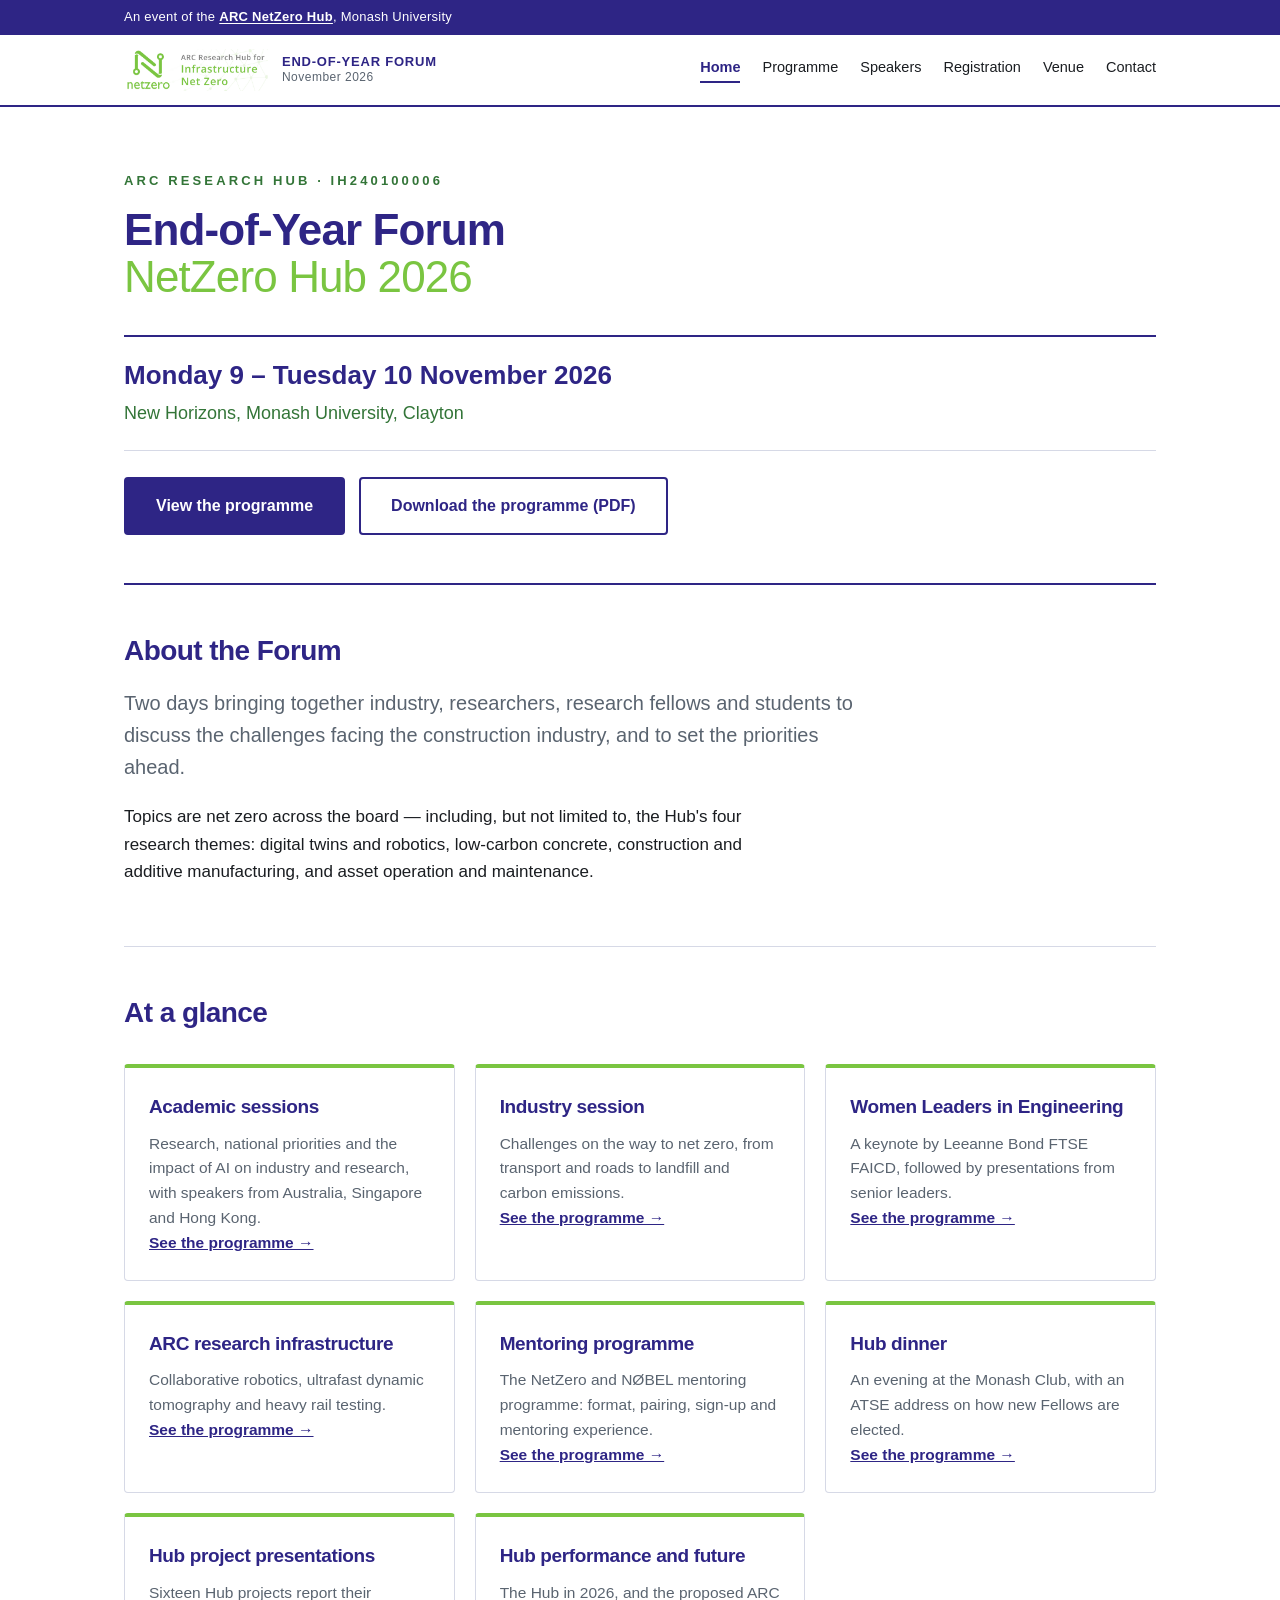
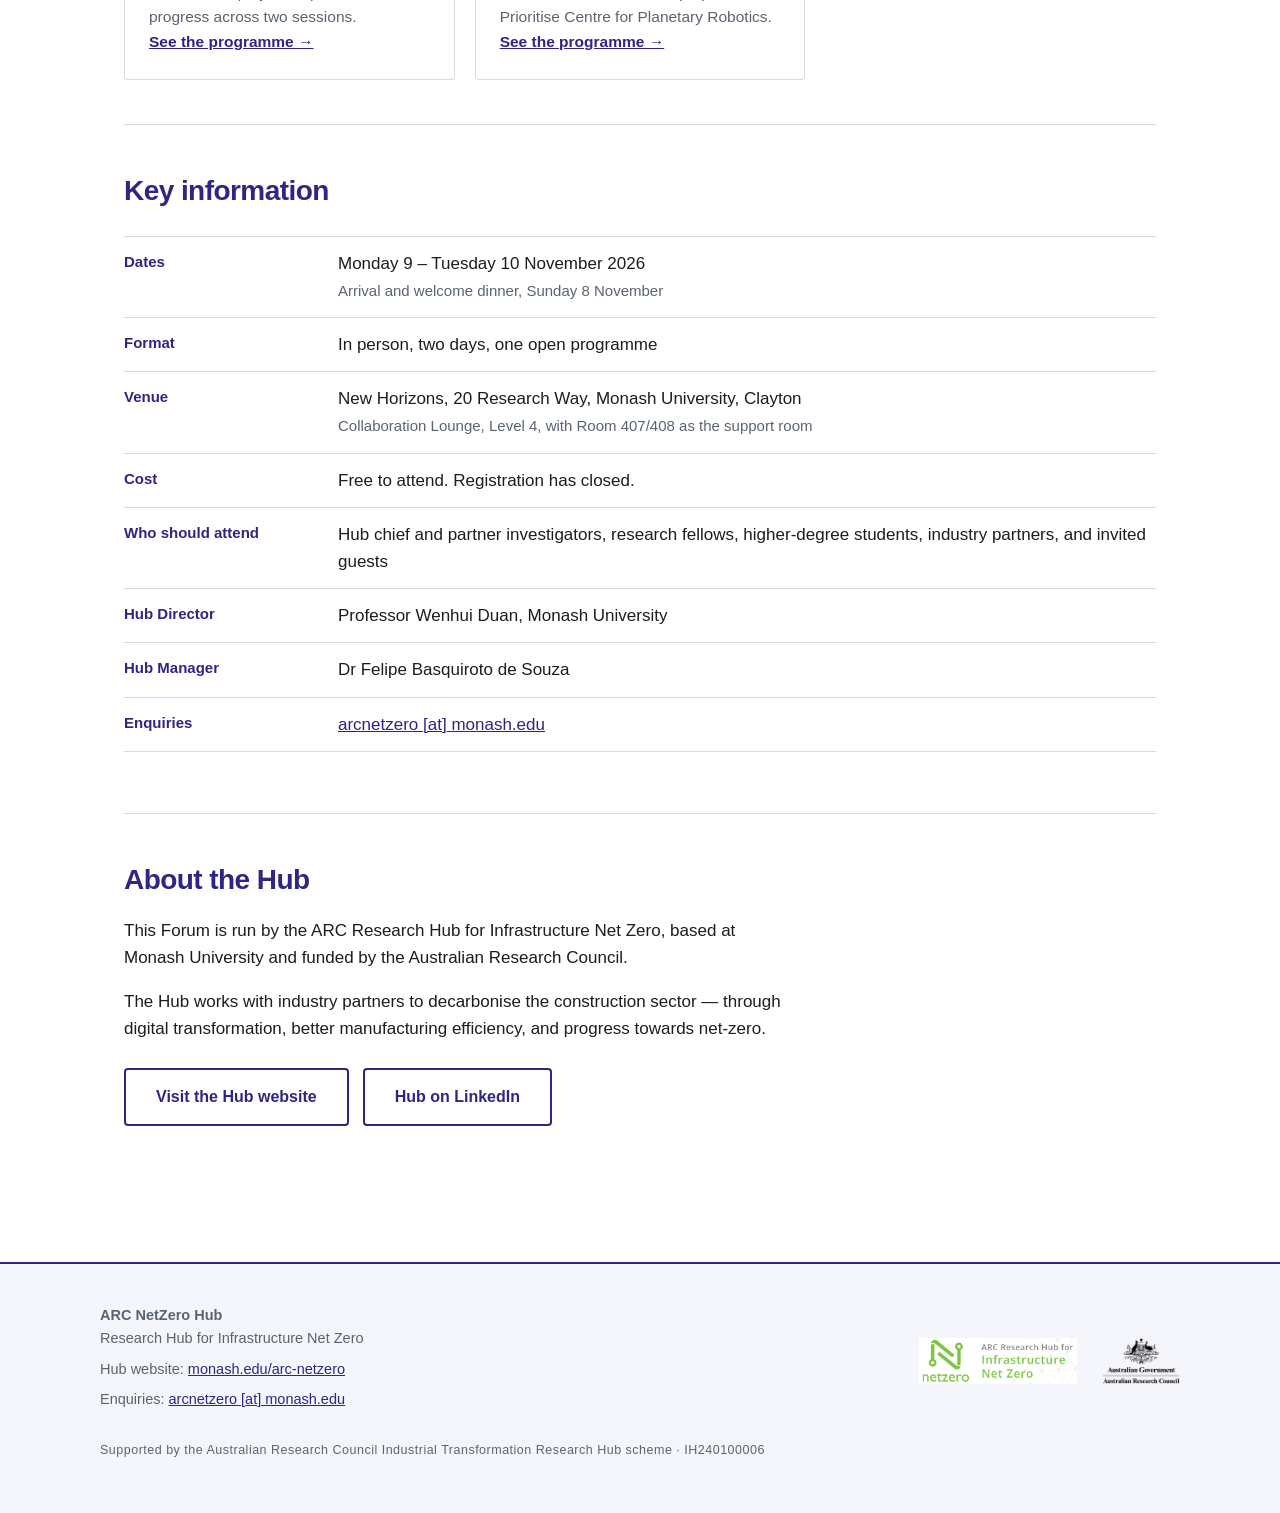
<file: index.html>
<!doctype html>
<html lang="en-AU">
<head>
<meta charset="utf-8">
<meta name="viewport" content="width=device-width, initial-scale=1">
<title>ARC NetZero Hub — End-of-Year Forum 2026</title>
<meta name="description" content="The ARC Research Hub for Infrastructure Net Zero brings together its researchers, industry partners and students for two days on 9&ndash;10 November 2026.">

<!-- Open Graph — controls the LinkedIn link preview card. Update og:url
     to the live address before the first post goes out. -->
<meta property="og:type" content="website">
<meta property="og:site_name" content="ARC NetZero Hub">
<meta property="og:title" content="ARC NetZero Hub — End-of-Year Forum 2026">
<meta property="og:description" content="Two days of Hub research, industry partnership and the Women Leaders in Engineering programme. 9&ndash;10 November 2026, Monash University.">
<meta property="og:url" content="https://wenhuiduan.github.io/netzero-forum-2026/">
<meta property="og:image" content="https://wenhuiduan.github.io/netzero-forum-2026/assets/img/og-card.png">
<meta property="og:image:width" content="1200">
<meta property="og:image:height" content="627">
<meta name="twitter:card" content="summary_large_image">

<link rel="stylesheet" href="assets/css/site.css">
</head>
<body>

<header class="site">
  <div class="hubstrip">
    <div class="hubstrip-in">
      An event of the <a href="https://www.monash.edu/arc-netzero">ARC NetZero Hub</a>, Monash University
    </div>
  </div>
  <div class="bar">
    <a class="brand" href="index.html">
      <img src="assets/img/hub-logo.png" alt="ARC NetZero Hub">
      <span class="wordmark">End-of-Year Forum<span>November 2026</span></span>
    </a>
    <input type="checkbox" id="navtoggle">
    <label class="hamburger" for="navtoggle" aria-label="Menu">&#9776;</label>
    <nav class="site">
      <ul>
        <li><a class="current" href="index.html">Home</a></li>
        <li><a href="programme.html">Programme</a></li>
        <li><a href="speakers.html">Speakers</a></li>
        <li><a href="registration.html">Registration</a></li>
        <li><a href="venue.html">Venue</a></li>
        <li><a href="contact.html">Contact</a></li>
      </ul>
    </nav>
  </div>
</header>

<main>

  <div class="hero">
    <p class="eyebrow">ARC Research Hub &middot; IH240100006</p>
    <h1>End-of-Year Forum<span class="light">NetZero Hub 2026</span></h1>
    <div class="datebar">
      <div class="when">Monday 9 &ndash; Tuesday 10 November 2026</div>
      <div class="where">New Horizons, Monash University, Clayton</div>
    </div>
    <div class="btnrow">
      <a class="btn" href="programme.html">View the programme</a>
      <a class="btn ghost" href="assets/Forum_programme_2026.pdf">Download the programme (PDF)</a>
    </div>
  </div>

  <section>
    <h2>About the Forum</h2>
    <p class="lede">Two days bringing together industry, researchers, research fellows and students to discuss the challenges facing the construction industry, and to set the priorities ahead.</p>
    <p>Topics are net zero across the board — including, but not limited to, the Hub's four research themes: digital twins and robotics, low-carbon concrete, construction and additive manufacturing, and asset operation and maintenance.</p>
  </section>

  <section>
    <h2>At a glance</h2>
    <div class="cards">

      <div class="card">
        <h3>Academic sessions</h3>
        <p>Research, national priorities and the impact of AI on industry and research, with speakers from Australia, Singapore and Hong Kong.</p>
        <p><a href="programme.html#day1">See the programme &rarr;</a></p>
      </div>

      <div class="card">
        <h3>Industry session</h3>
        <p>Challenges on the way to net zero, from transport and roads to landfill and carbon emissions.</p>
        <p><a href="programme.html#day1">See the programme &rarr;</a></p>
      </div>

      <div class="card">
        <h3>Women Leaders in Engineering</h3>
        <p>A keynote by Leeanne Bond FTSE FAICD, followed by presentations from senior leaders.</p>
        <p><a href="programme.html#day1">See the programme &rarr;</a></p>
      </div>

      <div class="card">
        <h3>ARC research infrastructure</h3>
        <p>Collaborative robotics, ultrafast dynamic tomography and heavy rail testing.</p>
        <p><a href="programme.html#day1">See the programme &rarr;</a></p>
      </div>

      <div class="card">
        <h3>Mentoring programme</h3>
        <p>The NetZero and NØBEL mentoring programme: format, pairing, sign-up and mentoring experience.</p>
        <p><a href="programme.html#day1">See the programme &rarr;</a></p>
      </div>

      <div class="card">
        <h3>Hub dinner</h3>
        <p>An evening at the Monash Club, with an ATSE address on how new Fellows are elected.</p>
        <p><a href="programme.html#day1">See the programme &rarr;</a></p>
      </div>

      <div class="card">
        <h3>Hub project presentations</h3>
        <p>Sixteen Hub projects report their progress across two sessions.</p>
        <p><a href="programme.html#day2">See the programme &rarr;</a></p>
      </div>

      <div class="card">
        <h3>Hub performance and future</h3>
        <p>The Hub in 2026, and the proposed ARC Prioritise Centre for Planetary Robotics.</p>
        <p><a href="programme.html#day2">See the programme &rarr;</a></p>
      </div>

    </div>
  </section>

  <section>
    <h2>Key information</h2>
    <dl class="facts">
      <div><dt>Dates</dt><dd>Monday 9 &ndash; Tuesday 10 November 2026<br><span style="color:var(--grey);font-size:15px">Arrival and welcome dinner, Sunday 8 November</span></dd></div>
      <div><dt>Format</dt><dd>In person, two days, one open programme</dd></div>
      <div><dt>Venue</dt><dd>New Horizons, 20 Research Way, Monash University, Clayton<br><span style="color:var(--grey);font-size:15px">Collaboration Lounge, Level 4, with Room 407/408 as the support room</span></dd></div>
      <div><dt>Cost</dt><dd>Free to attend. Registration has closed.</dd></div>
      <div><dt>Who should attend</dt><dd>Hub chief and partner investigators, research fellows, higher-degree students, industry partners, and invited guests</dd></div>
      <div><dt>Hub Director</dt><dd>Professor Wenhui Duan, Monash University</dd></div>
      <div><dt>Hub Manager</dt><dd>Dr Felipe Basquiroto de Souza</dd></div>
      <div><dt>Enquiries</dt><dd><a href="contact.html">arcnetzero <span aria-hidden="true">[at]</span> monash.edu</a></dd></div>
    </dl>
  </section>

  <section>
    <h2>About the Hub</h2>
    <p>This Forum is run by the ARC Research Hub for Infrastructure Net Zero, based at Monash University and funded by the Australian Research Council.</p>
    <p>The Hub works with industry partners to decarbonise the construction sector — through digital transformation, better manufacturing efficiency, and progress towards net-zero.</p>
    <div class="btnrow">
      <a class="btn ghost" href="https://www.monash.edu/arc-netzero">Visit the Hub website</a>
      <a class="btn ghost" href="https://www.linkedin.com/company/arc-netzero/">Hub on LinkedIn</a>
    </div>
  </section>

</main>

<footer class="site">
  <div class="footin">
    <div>
      <p><strong>ARC NetZero Hub</strong><br>Research Hub for Infrastructure Net Zero</p>
      <p>Hub website: <a href="https://www.monash.edu/arc-netzero">monash.edu/arc-netzero</a></p>
      <p>Enquiries: <a href="contact.html">arcnetzero <span aria-hidden="true">[at]</span> monash.edu</a></p>
    </div>
    <div class="footlogos">
      <img src="assets/img/hub-logo.png" alt="ARC NetZero Hub">
      <img src="assets/img/arc-logo.png" alt="Australian Research Council">
    </div>
  </div>
  <p class="idcode">Supported by the Australian Research Council Industrial Transformation Research Hub scheme &middot; IH240100006</p>
</footer>

</body>
</html>
</file>
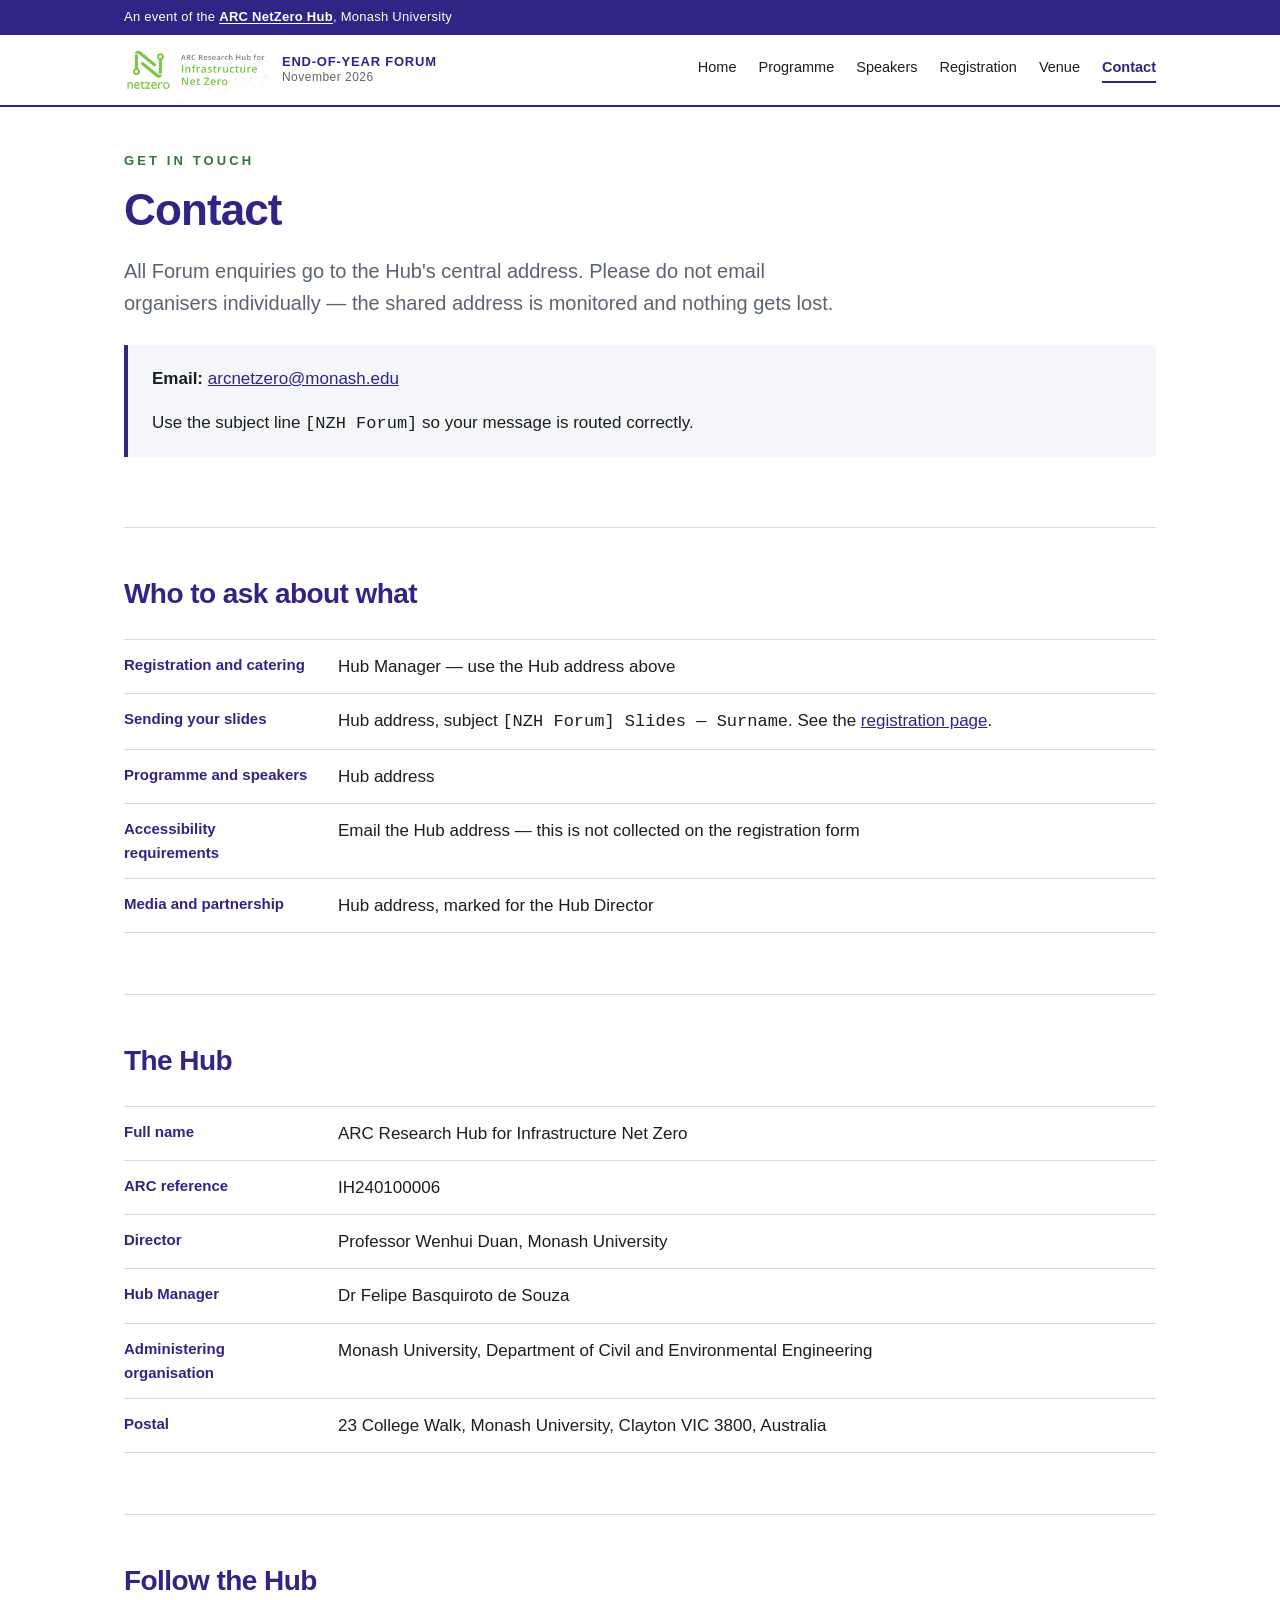
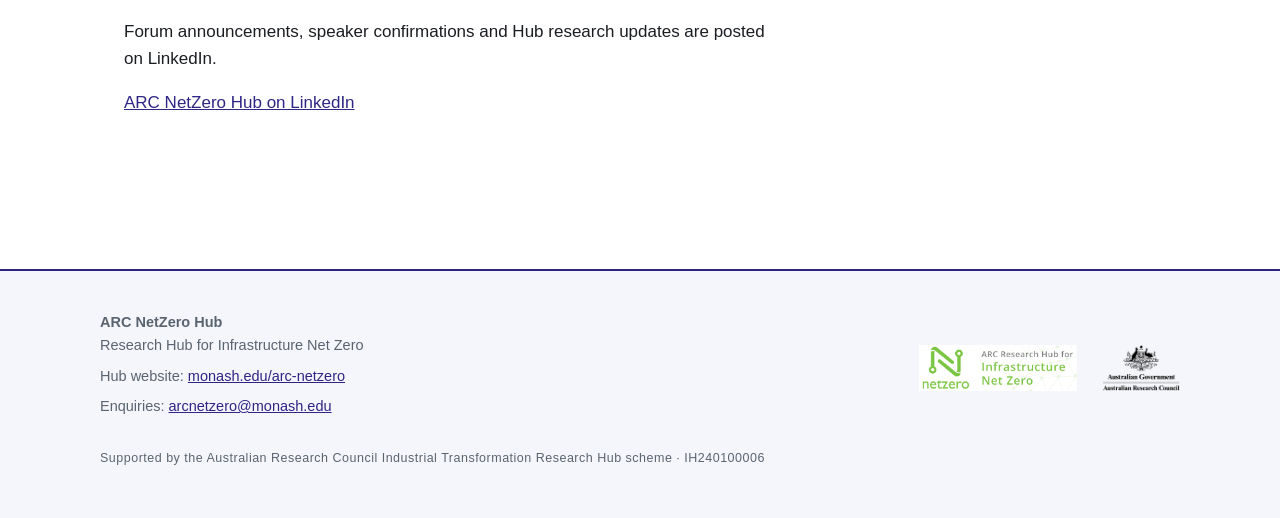
<file: contact.html>
<!doctype html>
<html lang="en-AU">
<head>
<meta charset="utf-8">
<meta name="viewport" content="width=device-width, initial-scale=1">
<title>Contact — ARC NetZero Hub End-of-Year Forum 2026</title>
<meta name="description" content="Contact the ARC NetZero Hub about the End-of-Year Forum 2026.">

<meta property="og:type" content="website">
<meta property="og:site_name" content="ARC NetZero Hub">
<meta property="og:title" content="Contact — NetZero Hub End-of-Year Forum 2026">
<meta property="og:description" content="Contact the ARC NetZero Hub about the End-of-Year Forum 2026.">
<meta property="og:url" content="https://wenhuiduan.github.io/netzero-forum-2026/contact.html">
<meta property="og:image" content="https://wenhuiduan.github.io/netzero-forum-2026/assets/img/og-card.png">
<meta property="og:image:width" content="1200">
<meta property="og:image:height" content="627">
<meta name="twitter:card" content="summary_large_image">

<link rel="stylesheet" href="assets/css/site.css">
</head>
<body>

<header class="site">
  <div class="hubstrip">
    <div class="hubstrip-in">
      An event of the <a href="https://www.monash.edu/arc-netzero">ARC NetZero Hub</a>, Monash University
    </div>
  </div>
  <div class="bar">
    <a class="brand" href="index.html">
      <img src="assets/img/hub-logo.png" alt="ARC NetZero Hub">
      <span class="wordmark">End-of-Year Forum<span>November 2026</span></span>
    </a>
    <input type="checkbox" id="navtoggle">
    <label class="hamburger" for="navtoggle" aria-label="Menu">&#9776;</label>
    <nav class="site">
      <ul>
        <li><a href="index.html">Home</a></li>
        <li><a href="programme.html">Programme</a></li>
        <li><a href="speakers.html">Speakers</a></li>
        <li><a href="registration.html">Registration</a></li>
        <li><a href="venue.html">Venue</a></li>
        <li><a class="current" href="contact.html">Contact</a></li>
      </ul>
    </nav>
  </div>
</header>

<main>

  <section>
    <p class="eyebrow">Get in touch</p>
    <h1>Contact</h1>
    <p class="lede">All Forum enquiries go to the Hub's central address. Please do not email organisers individually — the shared address is monitored and nothing gets lost.</p>

    <div class="callout">
      <!-- Address is assembled by script to reduce spam harvesting.
           The noscript fallback keeps it usable without JavaScript. -->
      <p><strong>Email:</strong>
        <span id="hubmail">arcnetzero <span aria-hidden="true">[at]</span> monash.edu</span>
      </p>
      <p>Use the subject line <code>[NZH Forum]</code> so your message is routed correctly.</p>
    </div>
  </section>

  <section>
    <h2>Who to ask about what</h2>
    <dl class="facts">
      <div><dt>Registration and catering</dt><dd>Hub Manager &mdash; use the Hub address above</dd></div>
      <div><dt>Sending your slides</dt><dd>Hub address, subject <code>[NZH Forum] Slides &mdash; Surname</code>. See the <a href="registration.html#presenters">registration page</a>.</dd></div>
      <div><dt>Programme and speakers</dt><dd>Hub address</dd></div>
      <div><dt>Accessibility requirements</dt><dd>Email the Hub address &mdash; this is not collected on the registration form</dd></div>
      <div><dt>Media and partnership</dt><dd>Hub address, marked for the Hub Director</dd></div>
    </dl>
  </section>

  <section>
    <h2>The Hub</h2>
    <dl class="facts">
      <div><dt>Full name</dt><dd>ARC Research Hub for Infrastructure Net Zero</dd></div>
      <div><dt>ARC reference</dt><dd>IH240100006</dd></div>
      <div><dt>Director</dt><dd>Professor Wenhui Duan, Monash University</dd></div>
      <div><dt>Hub Manager</dt><dd>Dr Felipe Basquiroto de Souza</dd></div>
      <div><dt>Administering organisation</dt><dd>Monash University, Department of Civil and Environmental Engineering</dd></div>
      <div><dt>Postal</dt><dd>23 College Walk, Monash University, Clayton VIC 3800, Australia</dd></div>
    </dl>
  </section>

  <section>
    <h2>Follow the Hub</h2>
    <p>Forum announcements, speaker confirmations and Hub research updates are posted on LinkedIn.</p>
    <p><a href="https://www.linkedin.com/company/arc-netzero/">ARC NetZero Hub on LinkedIn</a></p>
  </section>

</main>

<footer class="site">
  <div class="footin">
    <div>
      <p><strong>ARC NetZero Hub</strong><br>Research Hub for Infrastructure Net Zero</p>
      <p>Hub website: <a href="https://www.monash.edu/arc-netzero">monash.edu/arc-netzero</a></p>
      <p>Enquiries: <span class="hubmail-inline">arcnetzero <span aria-hidden="true">[at]</span> monash.edu</span></p>
    </div>
    <div class="footlogos">
      <img src="assets/img/hub-logo.png" alt="ARC NetZero Hub">
      <img src="assets/img/arc-logo.png" alt="Australian Research Council">
    </div>
  </div>
  <p class="idcode">Supported by the Australian Research Council Industrial Transformation Research Hub scheme &middot; IH240100006</p>
</footer>

<script>
/* Assemble the mailto link at runtime so the plain address is not sitting
   in the served HTML for address-harvesting crawlers to scrape. */
(function () {
  var user = 'arcnetzero', host = 'monash.edu';
  var addr = user + '@' + host;
  var el = document.getElementById('hubmail');
  if (el) {
    var a = document.createElement('a');
    a.href = 'mailto:' + addr + '?subject=' + encodeURIComponent('[NZH Forum] ');
    a.textContent = addr;
    el.replaceChildren(a);
  }
  document.querySelectorAll('.hubmail-inline').forEach(function (n) {
    var a = document.createElement('a');
    a.href = 'mailto:' + addr;
    a.textContent = addr;
    n.replaceChildren(a);
  });
})();
</script>

</body>
</html>
</file>
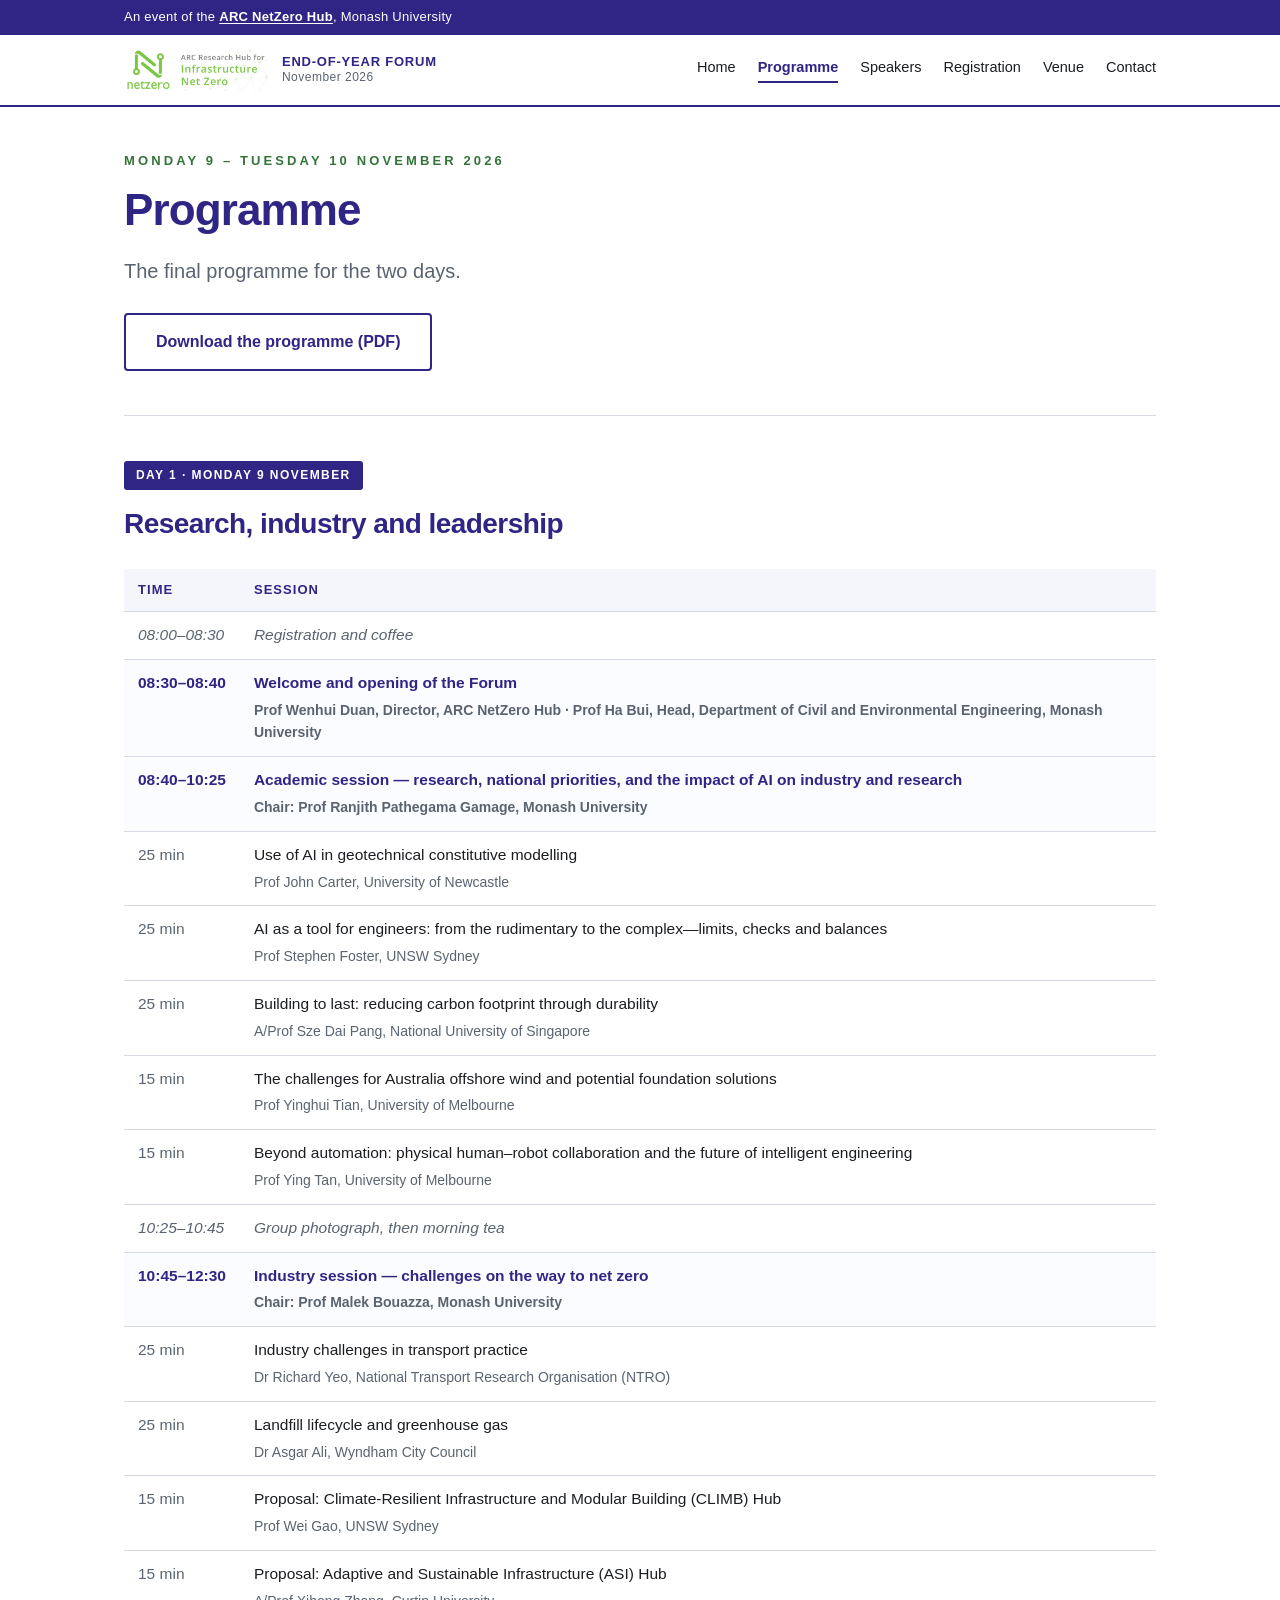
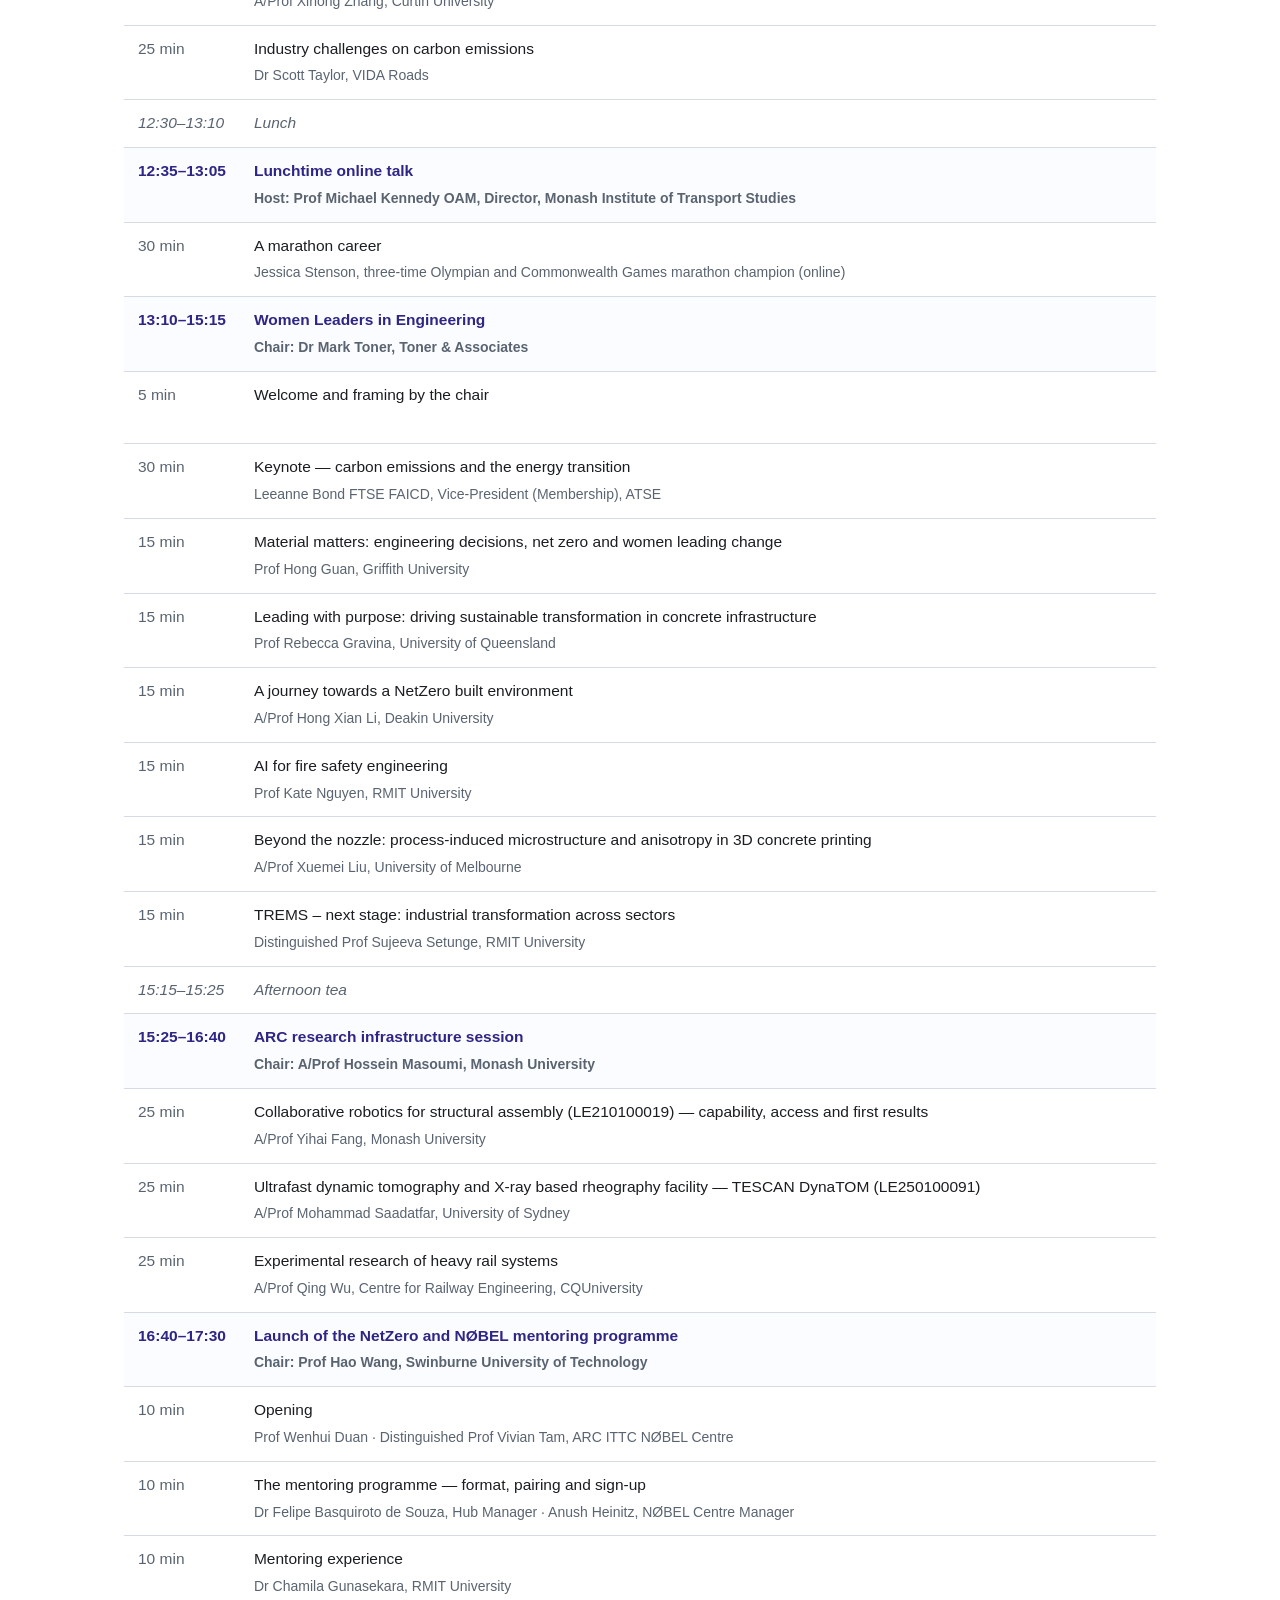
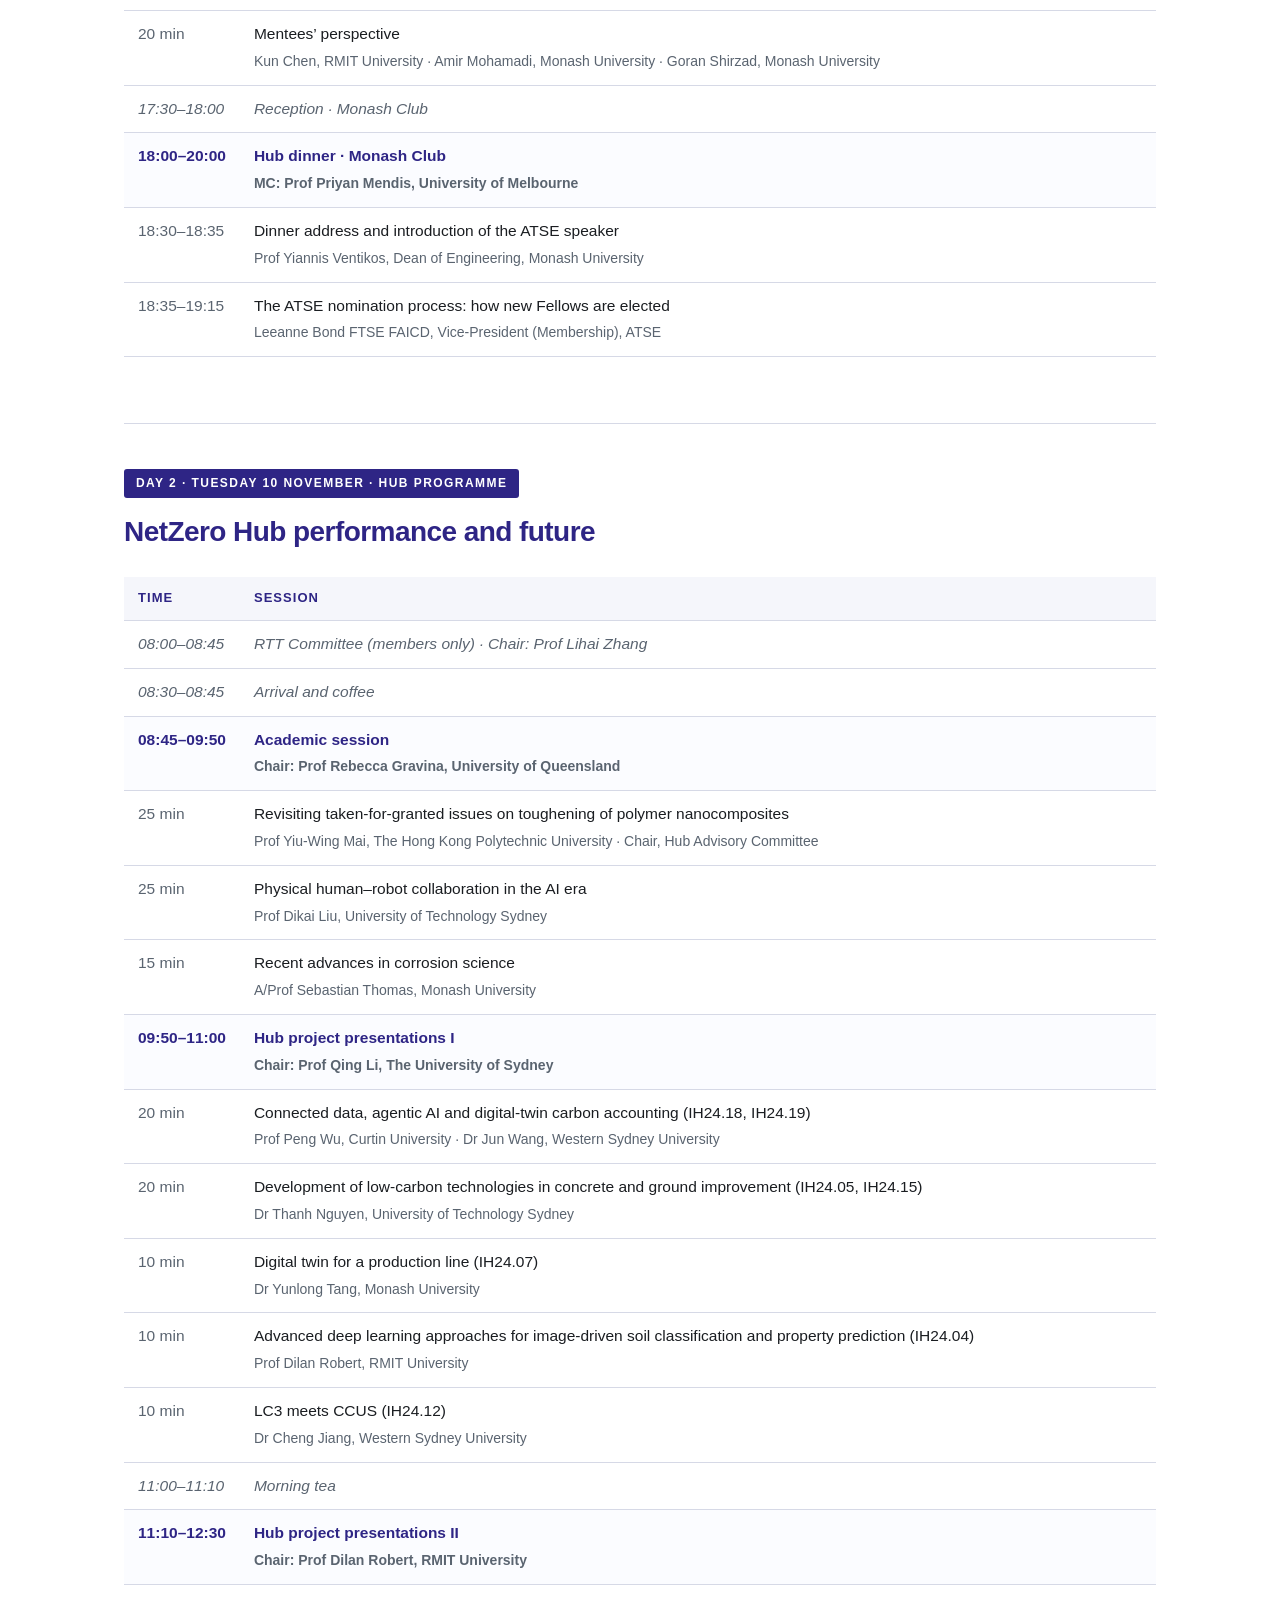
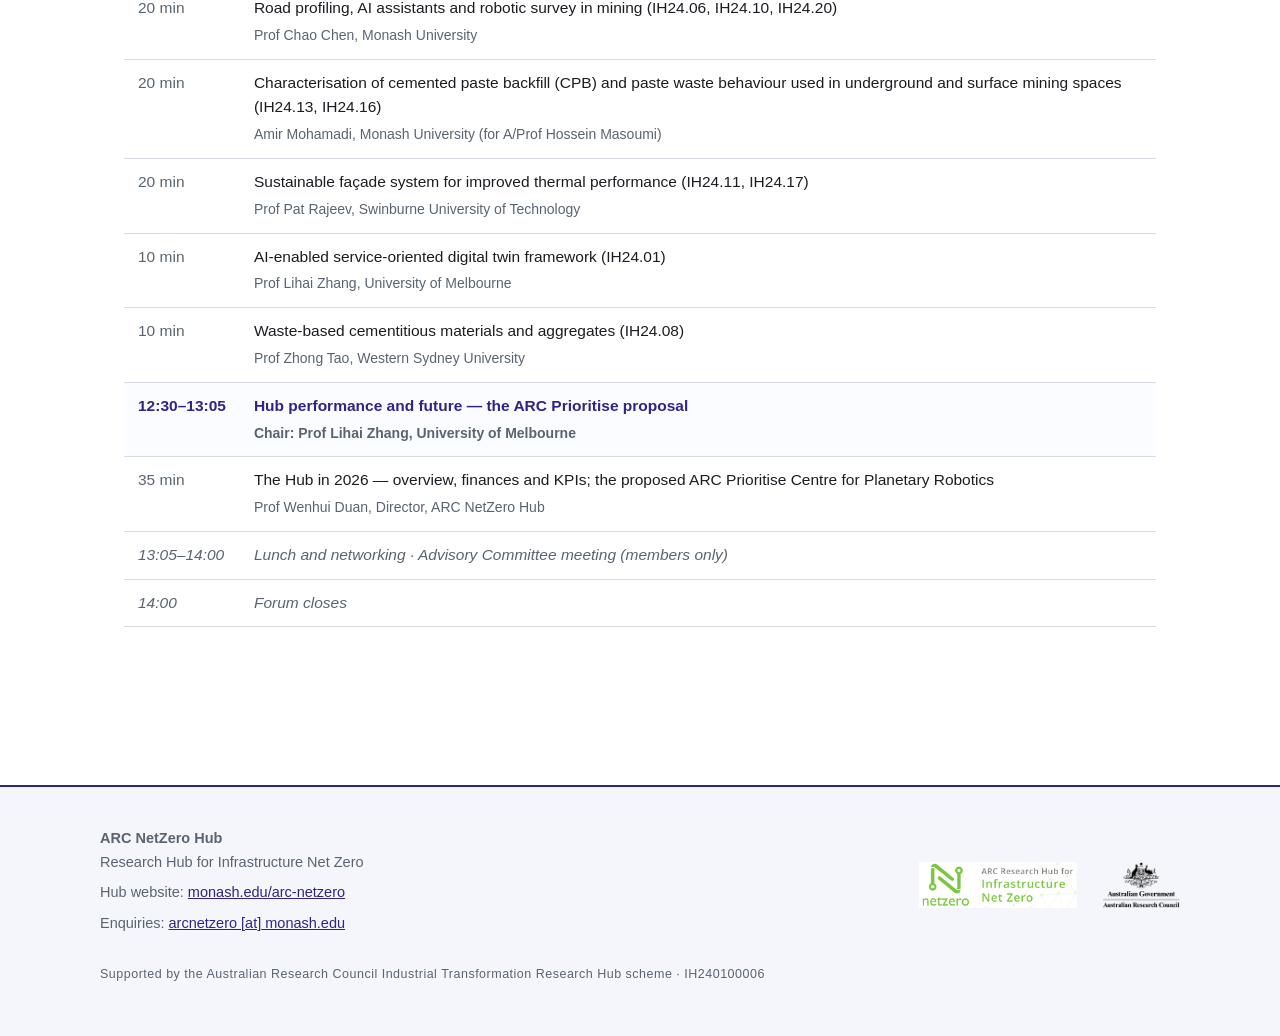
<file: programme.html>
<!doctype html>
<html lang="en-AU">
<head>
<meta charset="utf-8">
<meta name="viewport" content="width=device-width, initial-scale=1">
<title>Programme — ARC NetZero Hub End-of-Year Forum 2026</title>
<meta name="description" content="Final programme for the ARC NetZero Hub End-of-Year Forum, 9–10 November 2026, Monash University, Clayton.">

<meta property="og:type" content="website">
<meta property="og:site_name" content="ARC NetZero Hub">
<meta property="og:title" content="Programme — NetZero Hub End-of-Year Forum 2026">
<meta property="og:description" content="Final programme: Monday 9 – Tuesday 10 November 2026, Monash University, Clayton.">
<meta property="og:url" content="https://wenhuiduan.github.io/netzero-forum-2026/programme.html">
<meta property="og:image" content="https://wenhuiduan.github.io/netzero-forum-2026/assets/img/og-card.png">
<meta property="og:image:width" content="1200">
<meta property="og:image:height" content="627">
<meta name="twitter:card" content="summary_large_image">

<link rel="stylesheet" href="assets/css/site.css">
</head>
<body>

<header class="site">
  <div class="hubstrip">
    <div class="hubstrip-in">
      An event of the <a href="https://www.monash.edu/arc-netzero">ARC NetZero Hub</a>, Monash University
    </div>
  </div>
  <div class="bar">
    <a class="brand" href="index.html">
      <img src="assets/img/hub-logo.png" alt="ARC NetZero Hub">
      <span class="wordmark">End-of-Year Forum<span>November 2026</span></span>
    </a>
    <input type="checkbox" id="navtoggle">
    <label class="hamburger" for="navtoggle" aria-label="Menu">&#9776;</label>
    <nav class="site">
      <ul>
        <li><a href="index.html">Home</a></li>
        <li><a class="current" href="programme.html">Programme</a></li>
        <li><a href="speakers.html">Speakers</a></li>
        <li><a href="registration.html">Registration</a></li>
        <li><a href="venue.html">Venue</a></li>
        <li><a href="contact.html">Contact</a></li>
      </ul>
    </nav>
  </div>
</header>

<main>

  <section>
    <p class="eyebrow">Monday 9 &ndash; Tuesday 10 November 2026</p>
    <h1>Programme</h1>
    <p class="lede">The final programme for the two days.</p>
    <div class="btnrow">
      <a class="btn ghost" href="assets/Forum_programme_2026.pdf">Download the programme (PDF)</a>
    </div>
  </section>

  <section id="day1">
    <span class="daytag">Day 1 &middot; Monday 9 November</span>
    <h2>Research, industry and leadership</h2>
    <div class="tablewrap">
      <table>
        <thead>
          <tr><th>Time</th><th>Session</th></tr>
        </thead>
        <tbody>
          <tr class="break"><td class="time">08:00–08:30</td><td>Registration and coffee</td></tr>
          <tr class="major"><td class="time">08:30–08:40</td><td>Welcome and opening of the Forum<br><span class="chair">Prof Wenhui Duan, Director, ARC NetZero Hub · Prof Ha Bui, Head, Department of Civil and Environmental Engineering, Monash University</span></td></tr>
          <tr class="major"><td class="time">08:40–10:25</td><td>Academic session — research, national priorities, and the impact of AI on industry and research<br><span class="chair">Chair: Prof Ranjith Pathegama Gamage, Monash University</span></td></tr>
          <tr><td class="time">25 min</td><td>Use of AI in geotechnical constitutive modelling<br><span class="chair">Prof John Carter, University of Newcastle</span></td></tr>
          <tr><td class="time">25 min</td><td>AI as a tool for engineers: from the rudimentary to the complex—limits, checks and balances<br><span class="chair">Prof Stephen Foster, UNSW Sydney</span></td></tr>
          <tr><td class="time">25 min</td><td>Building to last: reducing carbon footprint through durability<br><span class="chair">A/Prof Sze Dai Pang, National University of Singapore</span></td></tr>
          <tr><td class="time">15 min</td><td>The challenges for Australia offshore wind and potential foundation solutions<br><span class="chair">Prof Yinghui Tian, University of Melbourne</span></td></tr>
          <tr><td class="time">15 min</td><td>Beyond automation: physical human–robot collaboration and the future of intelligent engineering<br><span class="chair">Prof Ying Tan, University of Melbourne</span></td></tr>
          <tr class="break"><td class="time">10:25–10:45</td><td>Group photograph, then morning tea</td></tr>
          <tr class="major"><td class="time">10:45–12:30</td><td>Industry session — challenges on the way to net zero<br><span class="chair">Chair: Prof Malek Bouazza, Monash University</span></td></tr>
          <tr><td class="time">25 min</td><td>Industry challenges in transport practice<br><span class="chair">Dr Richard Yeo, National Transport Research Organisation (NTRO)</span></td></tr>
          <tr><td class="time">25 min</td><td>Landfill lifecycle and greenhouse gas<br><span class="chair">Dr Asgar Ali, Wyndham City Council</span></td></tr>
          <tr><td class="time">15 min</td><td>Proposal: Climate-Resilient Infrastructure and Modular Building (CLIMB) Hub<br><span class="chair">Prof Wei Gao, UNSW Sydney</span></td></tr>
          <tr><td class="time">15 min</td><td>Proposal: Adaptive and Sustainable Infrastructure (ASI) Hub<br><span class="chair">A/Prof Xihong Zhang, Curtin University</span></td></tr>
          <tr><td class="time">25 min</td><td>Industry challenges on carbon emissions<br><span class="chair">Dr Scott Taylor, VIDA Roads</span></td></tr>
          <tr class="break"><td class="time">12:30–13:10</td><td>Lunch</td></tr>
          <tr class="major"><td class="time">12:35–13:05</td><td>Lunchtime online talk<br><span class="chair">Host: Prof Michael Kennedy OAM, Director, Monash Institute of Transport Studies</span></td></tr>
          <tr><td class="time">30 min</td><td>A marathon career<br><span class="chair">Jessica Stenson, three-time Olympian and Commonwealth Games marathon champion (online)</span></td></tr>
          <tr class="major"><td class="time">13:10–15:15</td><td>Women Leaders in Engineering<br><span class="chair">Chair: Dr Mark Toner, Toner &amp; Associates</span></td></tr>
          <tr><td class="time">5 min</td><td>Welcome and framing by the chair<br><span class="chair"></span></td></tr>
          <tr><td class="time">30 min</td><td>Keynote — carbon emissions and the energy transition<br><span class="chair">Leeanne Bond FTSE FAICD, Vice-President (Membership), ATSE</span></td></tr>
          <tr><td class="time">15 min</td><td>Material matters: engineering decisions, net zero and women leading change<br><span class="chair">Prof Hong Guan, Griffith University</span></td></tr>
          <tr><td class="time">15 min</td><td>Leading with purpose: driving sustainable transformation in concrete infrastructure<br><span class="chair">Prof Rebecca Gravina, University of Queensland</span></td></tr>
          <tr><td class="time">15 min</td><td>A journey towards a NetZero built environment<br><span class="chair">A/Prof Hong Xian Li, Deakin University</span></td></tr>
          <tr><td class="time">15 min</td><td>AI for fire safety engineering<br><span class="chair">Prof Kate Nguyen, RMIT University</span></td></tr>
          <tr><td class="time">15 min</td><td>Beyond the nozzle: process-induced microstructure and anisotropy in 3D concrete printing<br><span class="chair">A/Prof Xuemei Liu, University of Melbourne</span></td></tr>
          <tr><td class="time">15 min</td><td>TREMS – next stage: industrial transformation across sectors<br><span class="chair">Distinguished Prof Sujeeva Setunge, RMIT University</span></td></tr>
          <tr class="break"><td class="time">15:15–15:25</td><td>Afternoon tea</td></tr>
          <tr class="major"><td class="time">15:25–16:40</td><td>ARC research infrastructure session<br><span class="chair">Chair: A/Prof Hossein Masoumi, Monash University</span></td></tr>
          <tr><td class="time">25 min</td><td>Collaborative robotics for structural assembly (LE210100019) — capability, access and first results<br><span class="chair">A/Prof Yihai Fang, Monash University</span></td></tr>
          <tr><td class="time">25 min</td><td>Ultrafast dynamic tomography and X-ray based rheography facility — TESCAN DynaTOM (LE250100091)<br><span class="chair">A/Prof Mohammad Saadatfar, University of Sydney</span></td></tr>
          <tr><td class="time">25 min</td><td>Experimental research of heavy rail systems<br><span class="chair">A/Prof Qing Wu, Centre for Railway Engineering, CQUniversity</span></td></tr>
          <tr class="major"><td class="time">16:40–17:30</td><td>Launch of the NetZero and NØBEL mentoring programme<br><span class="chair">Chair: Prof Hao Wang, Swinburne University of Technology</span></td></tr>
          <tr><td class="time">10 min</td><td>Opening<br><span class="chair">Prof Wenhui Duan · Distinguished Prof Vivian Tam, ARC ITTC NØBEL Centre</span></td></tr>
          <tr><td class="time">10 min</td><td>The mentoring programme — format, pairing and sign-up<br><span class="chair">Dr Felipe Basquiroto de Souza, Hub Manager · Anush Heinitz, NØBEL Centre Manager</span></td></tr>
          <tr><td class="time">10 min</td><td>Mentoring experience<br><span class="chair">Dr Chamila Gunasekara, RMIT University</span></td></tr>
          <tr><td class="time">20 min</td><td>Mentees’ perspective<br><span class="chair">Kun Chen, RMIT University · Amir Mohamadi, Monash University · Goran Shirzad, Monash University</span></td></tr>
          <tr class="break"><td class="time">17:30–18:00</td><td>Reception · Monash Club</td></tr>
          <tr class="major"><td class="time">18:00–20:00</td><td>Hub dinner · Monash Club<br><span class="chair">MC: Prof Priyan Mendis, University of Melbourne</span></td></tr>
          <tr><td class="time">18:30–18:35</td><td>Dinner address and introduction of the ATSE speaker<br><span class="chair">Prof Yiannis Ventikos, Dean of Engineering, Monash University</span></td></tr>
          <tr><td class="time">18:35–19:15</td><td>The ATSE nomination process: how new Fellows are elected<br><span class="chair">Leeanne Bond FTSE FAICD, Vice-President (Membership), ATSE</span></td></tr>
        </tbody>
      </table>
    </div>
  </section>

  <section id="day2">
    <span class="daytag">Day 2 &middot; Tuesday 10 November · Hub programme</span>
    <h2>NetZero Hub performance and future</h2>
    <div class="tablewrap">
      <table>
        <thead>
          <tr><th>Time</th><th>Session</th></tr>
        </thead>
        <tbody>
          <tr class="break"><td class="time">08:00–08:45</td><td>RTT Committee (members only) · Chair: Prof Lihai Zhang</td></tr>
          <tr class="break"><td class="time">08:30–08:45</td><td>Arrival and coffee</td></tr>
          <tr class="major"><td class="time">08:45–09:50</td><td>Academic session<br><span class="chair">Chair: Prof Rebecca Gravina, University of Queensland</span></td></tr>
          <tr><td class="time">25 min</td><td>Revisiting taken-for-granted issues on toughening of polymer nanocomposites<br><span class="chair">Prof Yiu-Wing Mai, The Hong Kong Polytechnic University · Chair, Hub Advisory Committee</span></td></tr>
          <tr><td class="time">25 min</td><td>Physical human–robot collaboration in the AI era<br><span class="chair">Prof Dikai Liu, University of Technology Sydney</span></td></tr>
          <tr><td class="time">15 min</td><td>Recent advances in corrosion science<br><span class="chair">A/Prof Sebastian Thomas, Monash University</span></td></tr>
          <tr class="major"><td class="time">09:50–11:00</td><td>Hub project presentations I<br><span class="chair">Chair: Prof Qing Li, The University of Sydney</span></td></tr>
          <tr><td class="time">20 min</td><td>Connected data, agentic AI and digital-twin carbon accounting (IH24.18, IH24.19)<br><span class="chair">Prof Peng Wu, Curtin University · Dr Jun Wang, Western Sydney University</span></td></tr>
          <tr><td class="time">20 min</td><td>Development of low-carbon technologies in concrete and ground improvement (IH24.05, IH24.15)<br><span class="chair">Dr Thanh Nguyen, University of Technology Sydney</span></td></tr>
          <tr><td class="time">10 min</td><td>Digital twin for a production line (IH24.07)<br><span class="chair">Dr Yunlong Tang, Monash University</span></td></tr>
          <tr><td class="time">10 min</td><td>Advanced deep learning approaches for image-driven soil classification and property prediction (IH24.04)<br><span class="chair">Prof Dilan Robert, RMIT University</span></td></tr>
          <tr><td class="time">10 min</td><td>LC3 meets CCUS (IH24.12)<br><span class="chair">Dr Cheng Jiang, Western Sydney University</span></td></tr>
          <tr class="break"><td class="time">11:00–11:10</td><td>Morning tea</td></tr>
          <tr class="major"><td class="time">11:10–12:30</td><td>Hub project presentations II<br><span class="chair">Chair: Prof Dilan Robert, RMIT University</span></td></tr>
          <tr><td class="time">20 min</td><td>Road profiling, AI assistants and robotic survey in mining (IH24.06, IH24.10, IH24.20)<br><span class="chair">Prof Chao Chen, Monash University</span></td></tr>
          <tr><td class="time">20 min</td><td>Characterisation of cemented paste backfill (CPB) and paste waste behaviour used in underground and surface mining spaces (IH24.13, IH24.16)<br><span class="chair">Amir Mohamadi, Monash University (for A/Prof Hossein Masoumi)</span></td></tr>
          <tr><td class="time">20 min</td><td>Sustainable façade system for improved thermal performance (IH24.11, IH24.17)<br><span class="chair">Prof Pat Rajeev, Swinburne University of Technology</span></td></tr>
          <tr><td class="time">10 min</td><td>AI-enabled service-oriented digital twin framework (IH24.01)<br><span class="chair">Prof Lihai Zhang, University of Melbourne</span></td></tr>
          <tr><td class="time">10 min</td><td>Waste-based cementitious materials and aggregates (IH24.08)<br><span class="chair">Prof Zhong Tao, Western Sydney University</span></td></tr>
          <tr class="major"><td class="time">12:30–13:05</td><td>Hub performance and future — the ARC Prioritise proposal<br><span class="chair">Chair: Prof Lihai Zhang, University of Melbourne</span></td></tr>
          <tr><td class="time">35 min</td><td>The Hub in 2026 — overview, finances and KPIs; the proposed ARC Prioritise Centre for Planetary Robotics<br><span class="chair">Prof Wenhui Duan, Director, ARC NetZero Hub</span></td></tr>
          <tr class="break"><td class="time">13:05–14:00</td><td>Lunch and networking · Advisory Committee meeting (members only)</td></tr>
          <tr class="break"><td class="time">14:00</td><td>Forum closes</td></tr>
        </tbody>
      </table>
    </div>
  </section>

</main>

<footer class="site">
  <div class="footin">
    <div>
      <p><strong>ARC NetZero Hub</strong><br>Research Hub for Infrastructure Net Zero</p>
      <p>Hub website: <a href="https://www.monash.edu/arc-netzero">monash.edu/arc-netzero</a></p>
      <p>Enquiries: <a href="contact.html">arcnetzero <span aria-hidden="true">[at]</span> monash.edu</a></p>
    </div>
    <div class="footlogos">
      <img src="assets/img/hub-logo.png" alt="ARC NetZero Hub">
      <img src="assets/img/arc-logo.png" alt="Australian Research Council">
    </div>
  </div>
  <p class="idcode">Supported by the Australian Research Council Industrial Transformation Research Hub scheme &middot; IH240100006</p>
</footer>

</body>
</html>
</file>
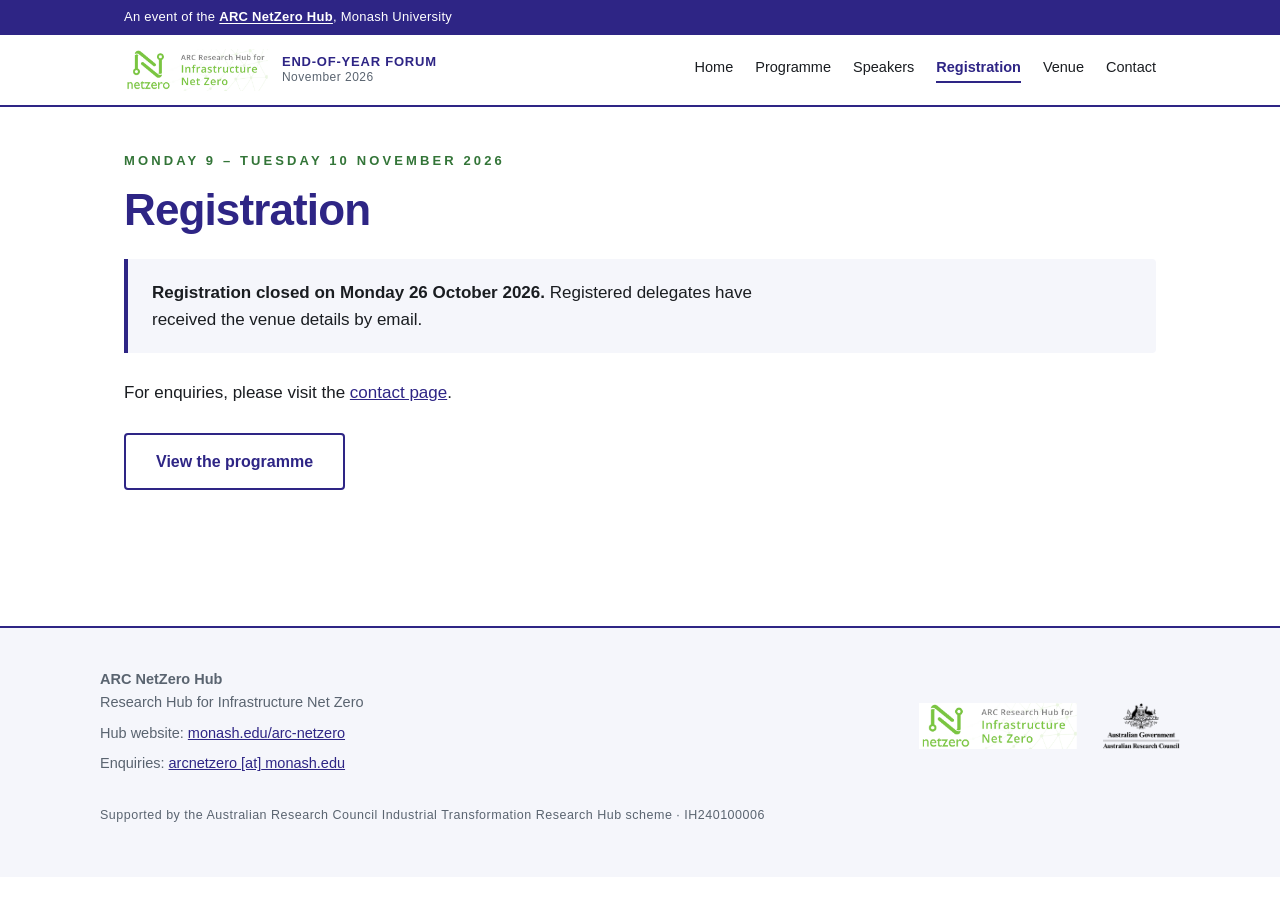
<file: registration.html>
<!doctype html>
<html lang="en-AU">
<head>
<meta charset="utf-8">
<meta name="viewport" content="width=device-width, initial-scale=1">
<title>Registration and presenters — ARC NetZero Hub End-of-Year Forum 2026</title>
<meta name="description" content="Registration for the ARC NetZero Hub End-of-Year Forum has closed.">

<meta property="og:type" content="website">
<meta property="og:site_name" content="ARC NetZero Hub">
<meta property="og:title" content="Registration and presenters — NetZero Hub End-of-Year Forum 2026">
<meta property="og:description" content="Registration for the Forum has closed.">
<meta property="og:url" content="https://wenhuiduan.github.io/netzero-forum-2026/registration.html">
<meta property="og:image" content="https://wenhuiduan.github.io/netzero-forum-2026/assets/img/og-card.png">
<meta property="og:image:width" content="1200">
<meta property="og:image:height" content="627">
<meta name="twitter:card" content="summary_large_image">

<link rel="stylesheet" href="assets/css/site.css">
</head>
<body>

<header class="site">
  <div class="hubstrip">
    <div class="hubstrip-in">
      An event of the <a href="https://www.monash.edu/arc-netzero">ARC NetZero Hub</a>, Monash University
    </div>
  </div>
  <div class="bar">
    <a class="brand" href="index.html">
      <img src="assets/img/hub-logo.png" alt="ARC NetZero Hub">
      <span class="wordmark">End-of-Year Forum<span>November 2026</span></span>
    </a>
    <input type="checkbox" id="navtoggle">
    <label class="hamburger" for="navtoggle" aria-label="Menu">&#9776;</label>
    <nav class="site">
      <ul>
        <li><a href="index.html">Home</a></li>
        <li><a href="programme.html">Programme</a></li>
        <li><a href="speakers.html">Speakers</a></li>
        <li><a class="current" href="registration.html">Registration</a></li>
        <li><a href="venue.html">Venue</a></li>
        <li><a href="contact.html">Contact</a></li>
      </ul>
    </nav>
  </div>
</header>

<main>

  <section>
    <p class="eyebrow">Monday 9 &ndash; Tuesday 10 November 2026</p>
    <h1>Registration</h1>
    <div class="callout">
      <p><strong>Registration closed on Monday 26 October 2026.</strong> Registered delegates have received the venue details by email.</p>
    </div>
    <p>For enquiries, please visit the <a href="contact.html">contact page</a>.</p>
    <div class="btnrow">
      <a class="btn ghost" href="programme.html">View the programme</a>
    </div>
  </section>

</main>

<footer class="site">
  <div class="footin">
    <div>
      <p><strong>ARC NetZero Hub</strong><br>Research Hub for Infrastructure Net Zero</p>
      <p>Hub website: <a href="https://www.monash.edu/arc-netzero">monash.edu/arc-netzero</a></p>
      <p>Enquiries: <a href="contact.html">arcnetzero <span aria-hidden="true">[at]</span> monash.edu</a></p>
    </div>
    <div class="footlogos">
      <img src="assets/img/hub-logo.png" alt="ARC NetZero Hub">
      <img src="assets/img/arc-logo.png" alt="Australian Research Council">
    </div>
  </div>
  <p class="idcode">Supported by the Australian Research Council Industrial Transformation Research Hub scheme &middot; IH240100006</p>
</footer>

</body>
</html>
</file>
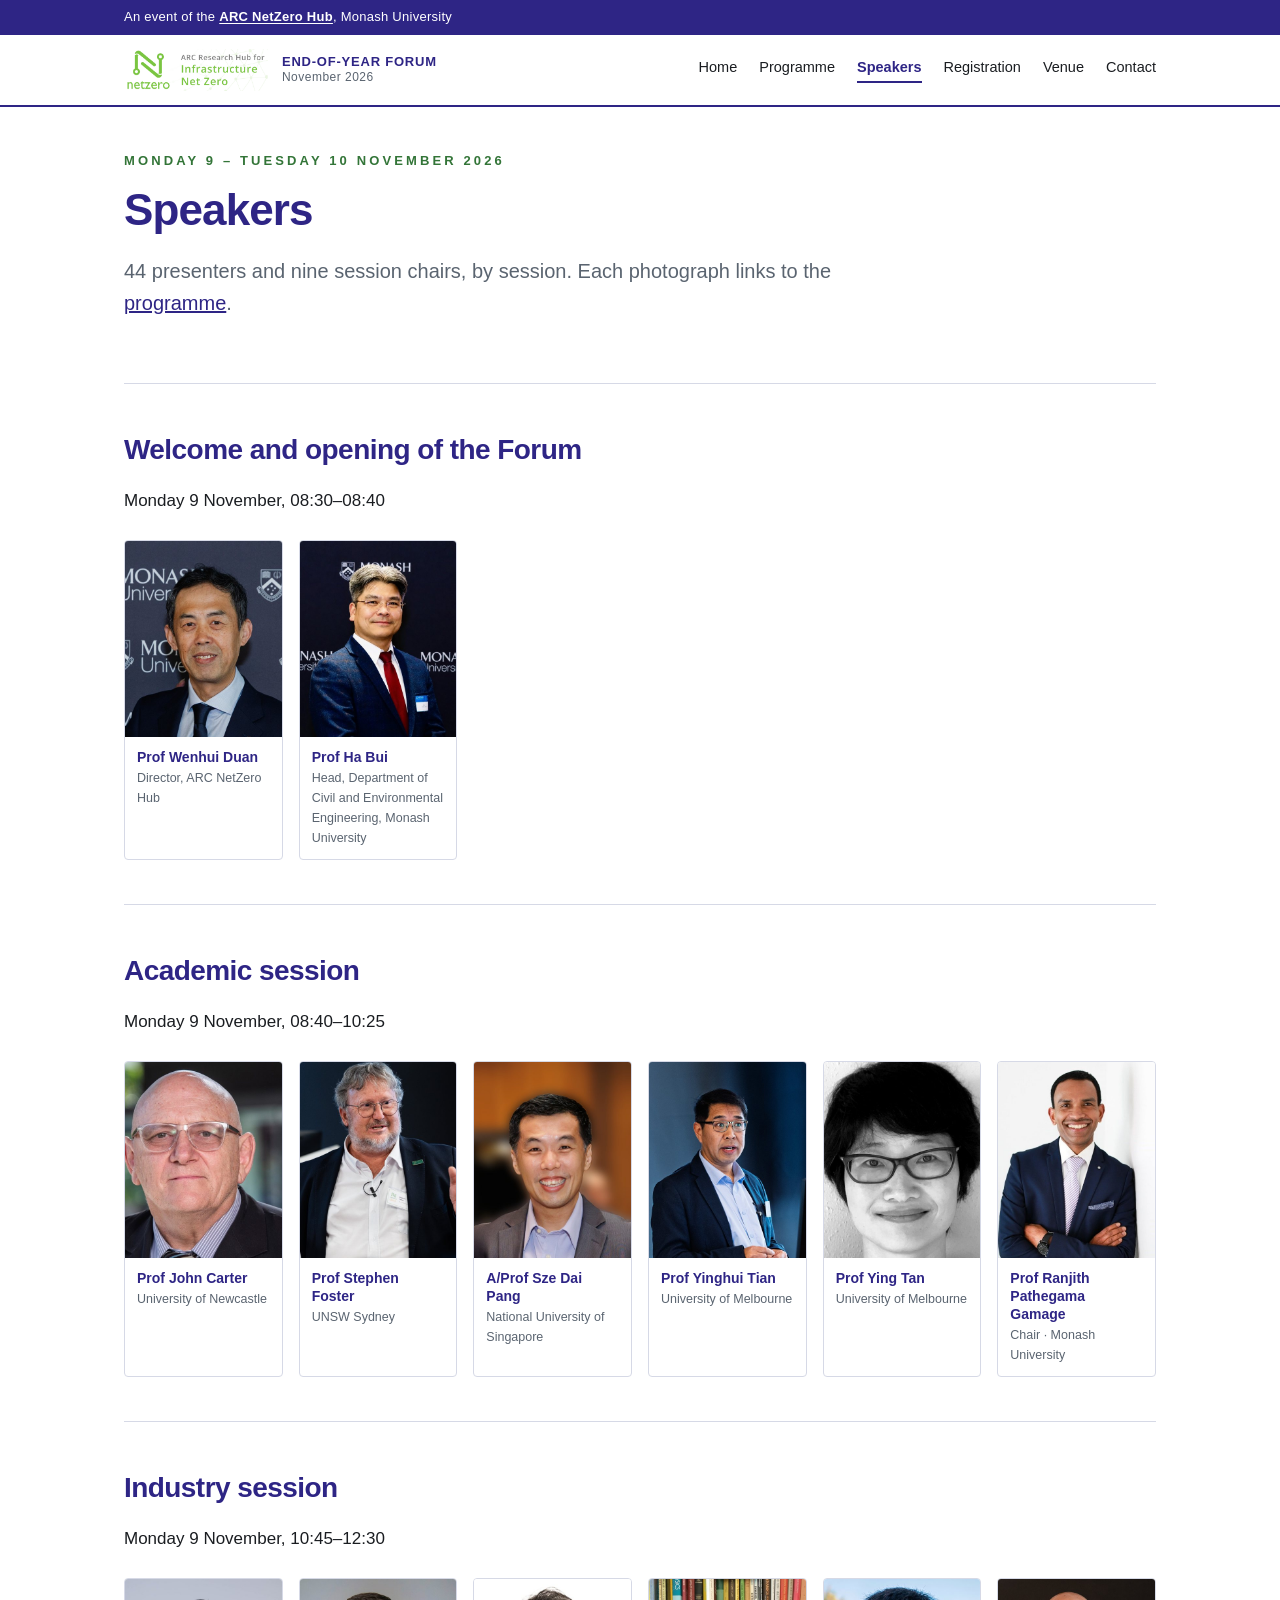
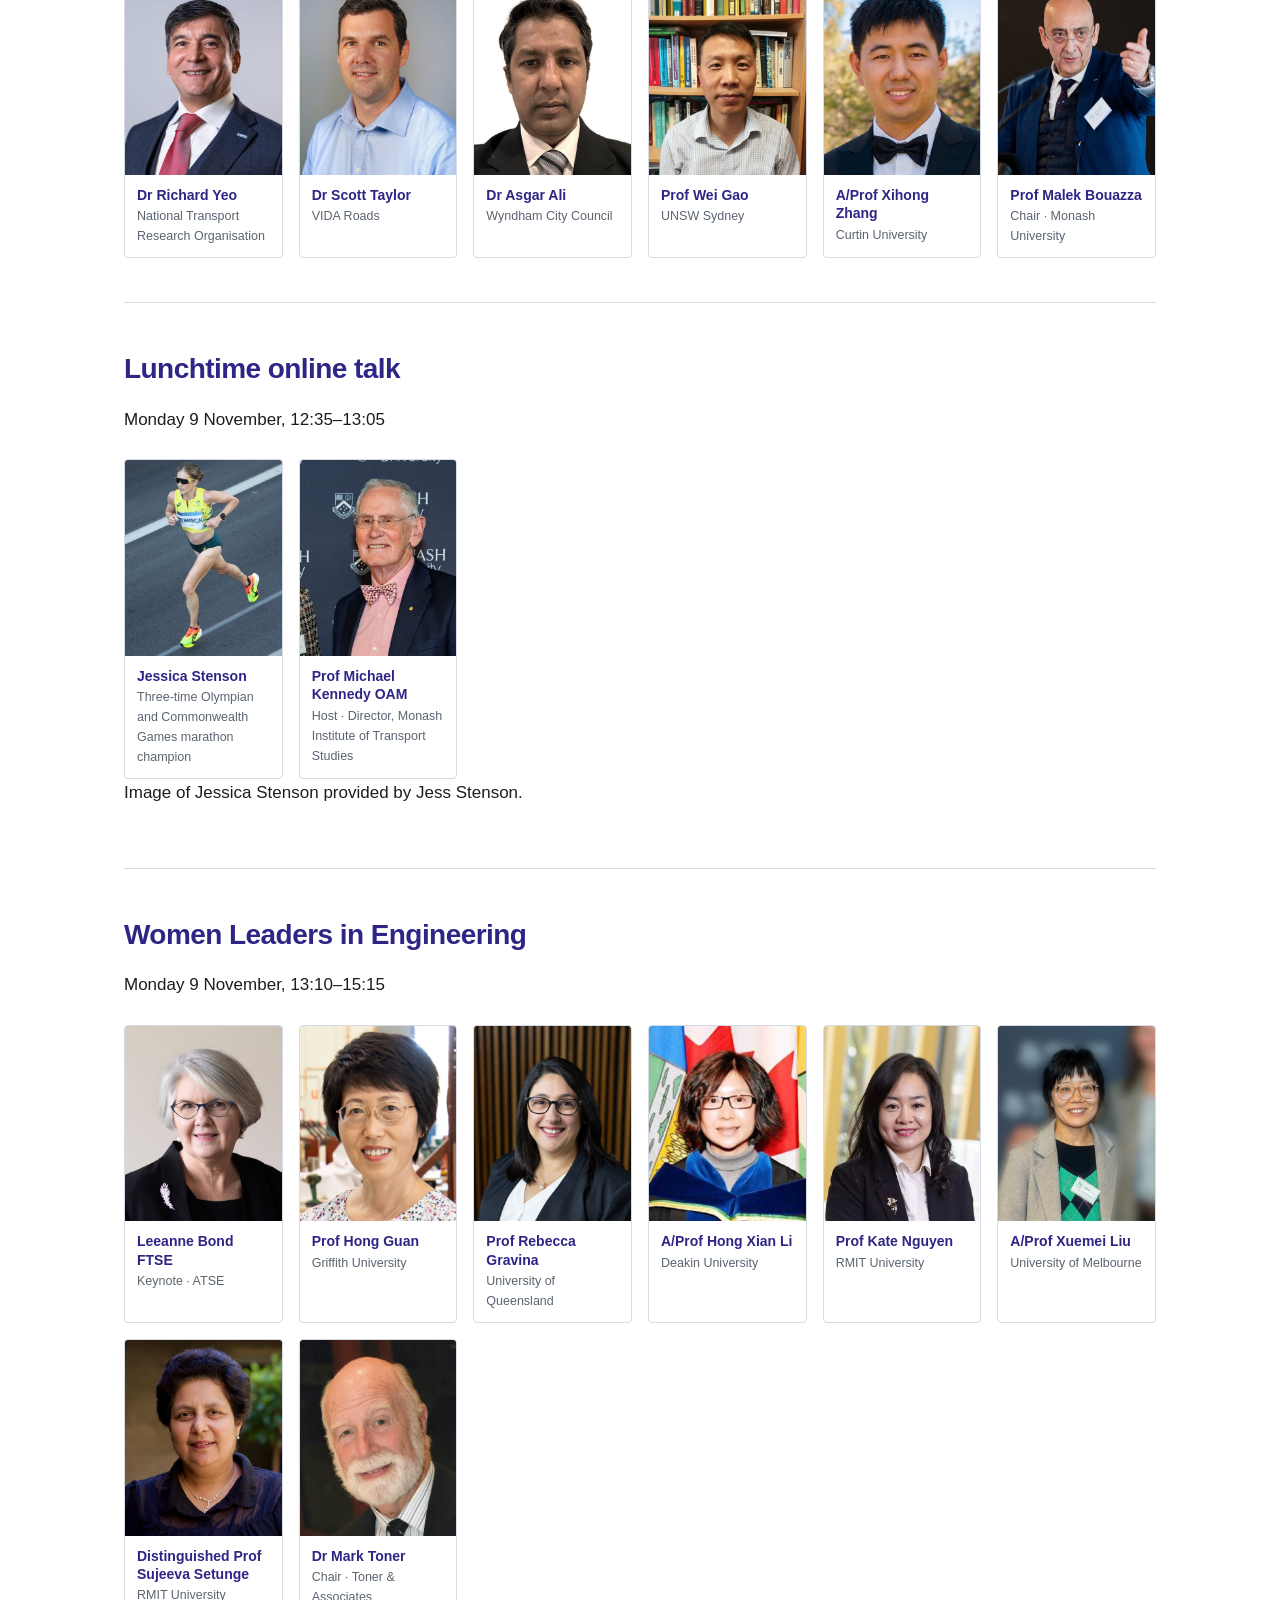
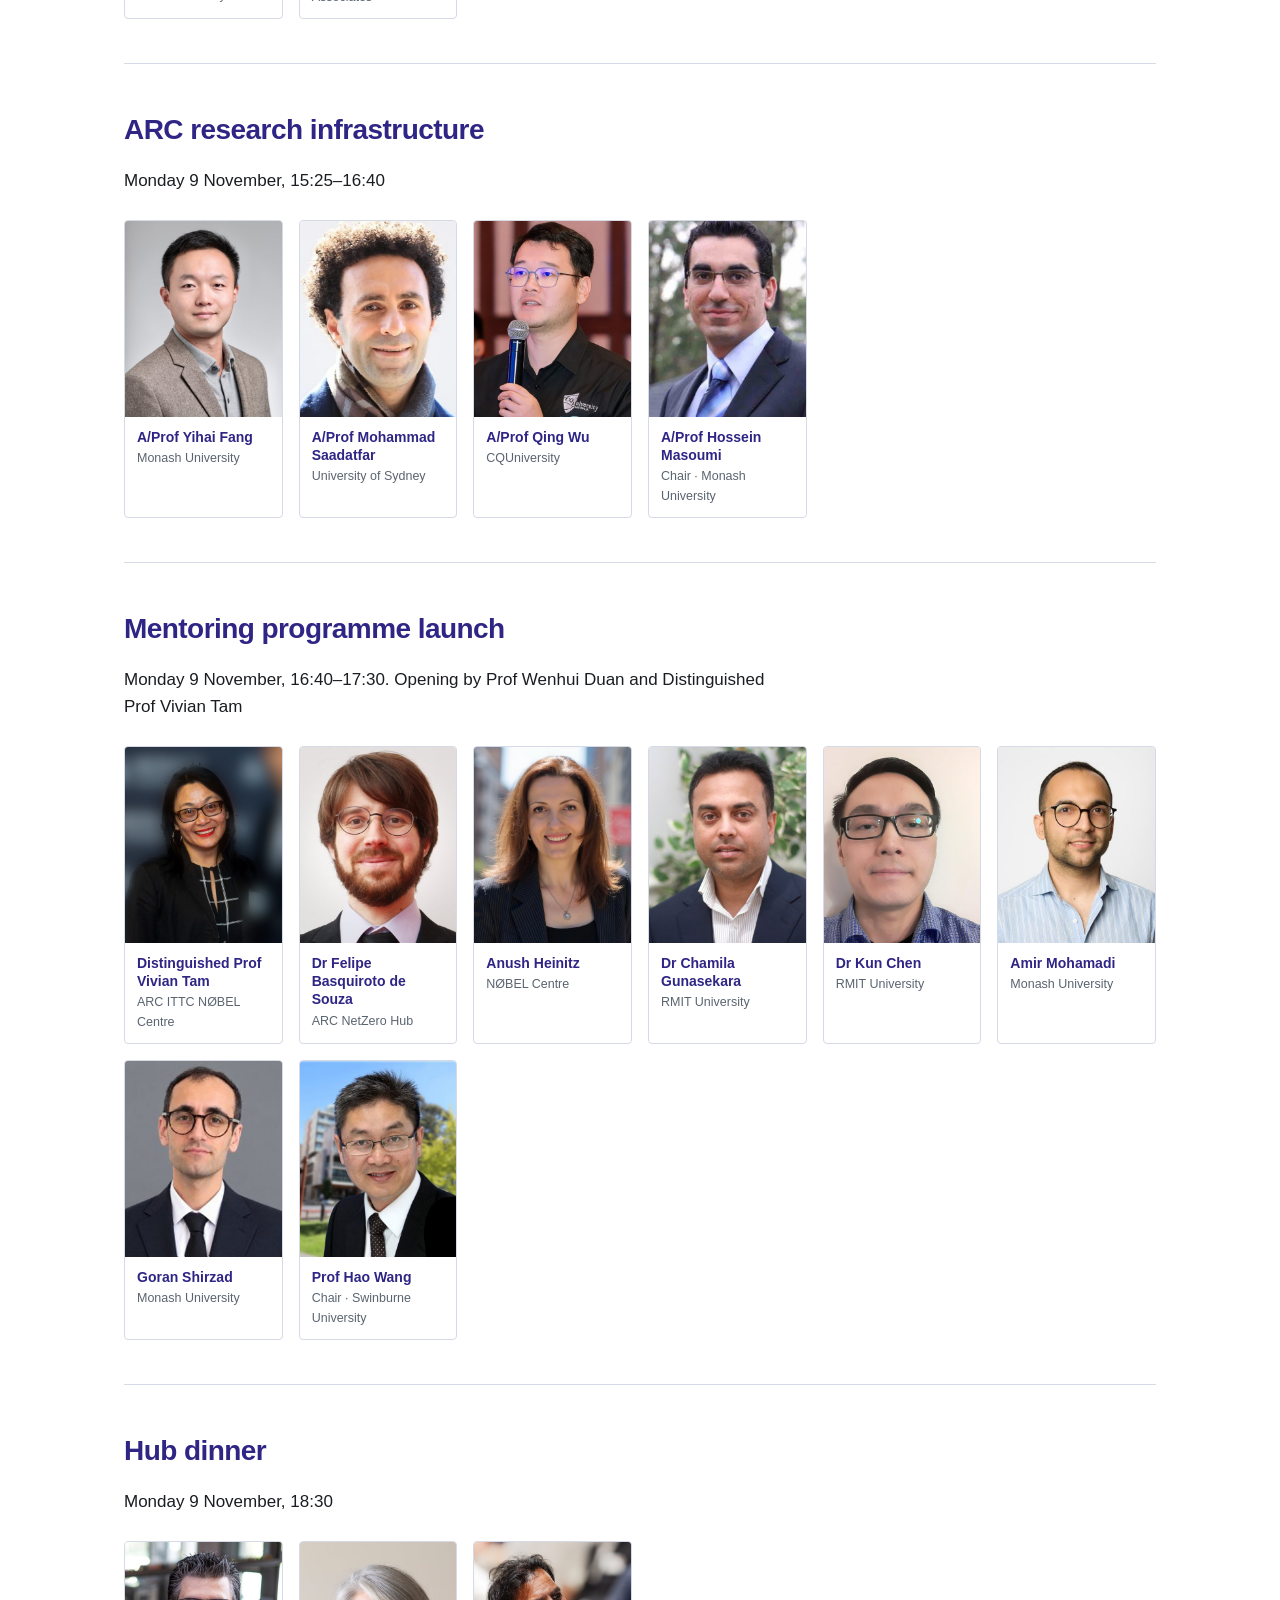
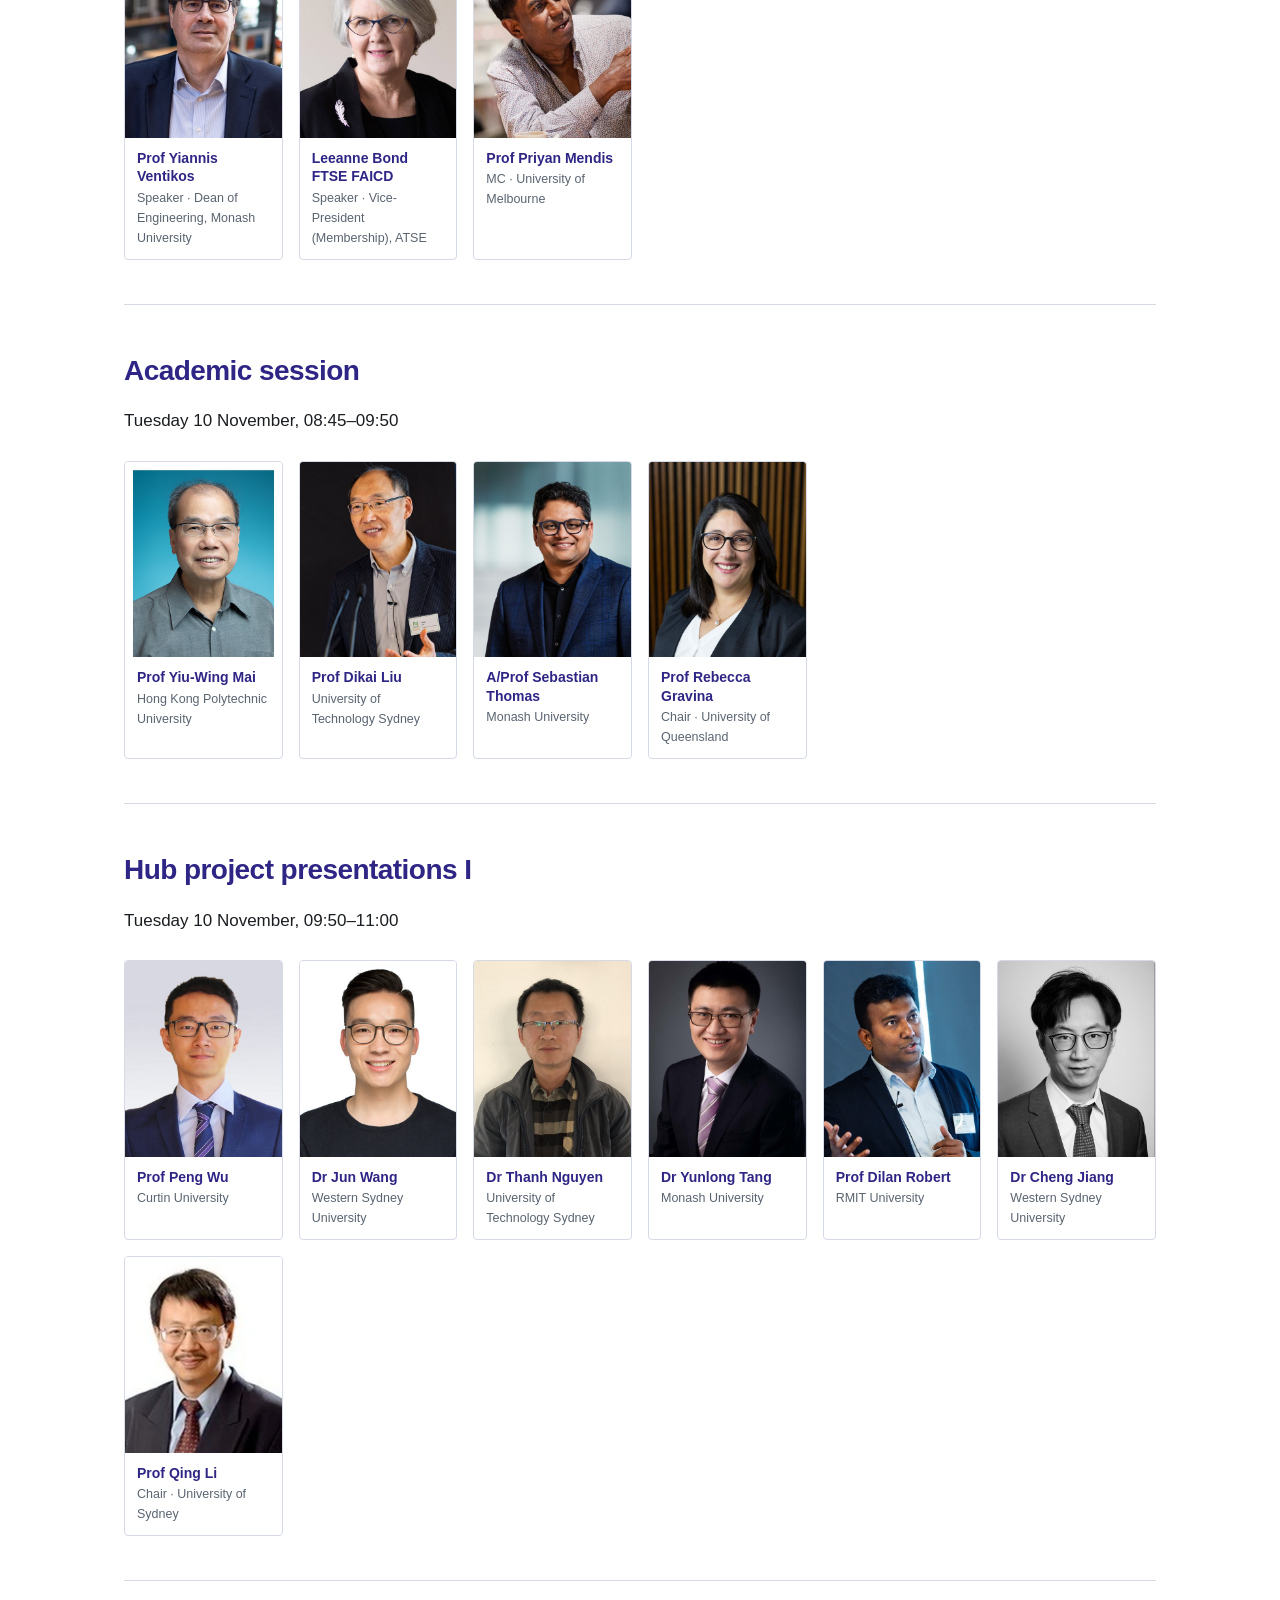
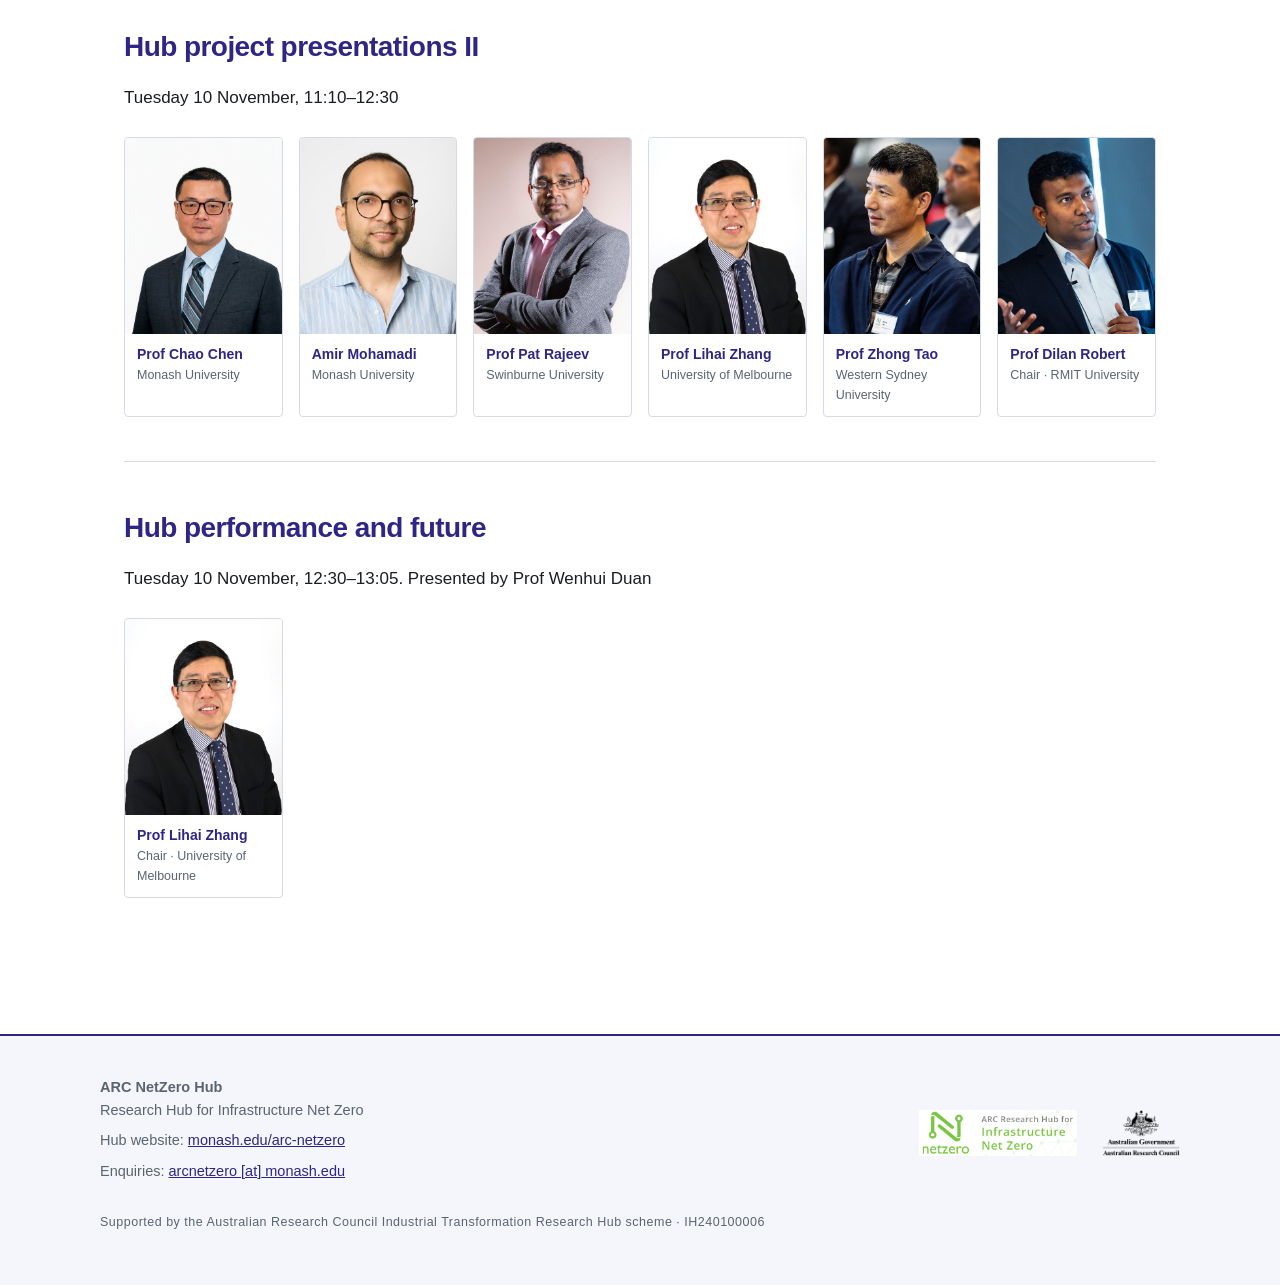
<file: speakers.html>
<!doctype html>
<html lang="en-AU">
<head>
<meta charset="utf-8">
<meta name="viewport" content="width=device-width, initial-scale=1">
<title>Speakers — ARC NetZero Hub End-of-Year Forum 2026</title>
<meta name="description" content="Speakers at the ARC NetZero Hub End-of-Year Forum 2026.">

<meta property="og:type" content="website">
<meta property="og:site_name" content="ARC NetZero Hub">
<meta property="og:title" content="Speakers — NetZero Hub End-of-Year Forum 2026">
<meta property="og:description" content="Speakers at the ARC NetZero Hub End-of-Year Forum 2026.">
<meta property="og:url" content="https://wenhuiduan.github.io/netzero-forum-2026/speakers.html">
<meta property="og:image" content="https://wenhuiduan.github.io/netzero-forum-2026/assets/img/og-card.png">
<meta property="og:image:width" content="1200">
<meta property="og:image:height" content="627">
<meta name="twitter:card" content="summary_large_image">

<link rel="stylesheet" href="assets/css/site.css">
</head>
<body>

<header class="site">
  <div class="hubstrip">
    <div class="hubstrip-in">
      An event of the <a href="https://www.monash.edu/arc-netzero">ARC NetZero Hub</a>, Monash University
    </div>
  </div>
  <div class="bar">
    <a class="brand" href="index.html">
      <img src="assets/img/hub-logo.png" alt="ARC NetZero Hub">
      <span class="wordmark">End-of-Year Forum<span>November 2026</span></span>
    </a>
    <input type="checkbox" id="navtoggle">
    <label class="hamburger" for="navtoggle" aria-label="Menu">&#9776;</label>
    <nav class="site">
      <ul>
        <li><a href="index.html">Home</a></li>
        <li><a href="programme.html">Programme</a></li>
        <li><a class="current" href="speakers.html">Speakers</a></li>
        <li><a href="registration.html">Registration</a></li>
        <li><a href="venue.html">Venue</a></li>
        <li><a href="contact.html">Contact</a></li>
      </ul>
    </nav>
  </div>
</header>

<main>

  <section>
    <p class="eyebrow">Monday 9 &ndash; Tuesday 10 November 2026</p>
    <h1>Speakers</h1>
    <p class="lede">44 presenters and nine session chairs, by session. Each photograph links to the <a href="programme.html">programme</a>.</p>
  </section>

  <section>
    <h2>Welcome and opening of the Forum</h2>
    <p>Monday 9 November, 08:30–08:40</p>
    <div class="people">

      <a href="programme.html#day1">
        <img src="assets/img/speakers/wenhui-duan.jpg" alt="Prof Wenhui Duan" loading="lazy">
        <b>Prof Wenhui Duan</b>
        <span>Director, ARC NetZero Hub</span>
      </a>

      <a href="programme.html#day1">
        <img src="assets/img/speakers/ha-bui.jpg" alt="Prof Ha Bui" loading="lazy">
        <b>Prof Ha Bui</b>
        <span>Head, Department of Civil and Environmental Engineering, Monash University</span>
      </a>

    </div>
  </section>

  <section>
    <h2>Academic session</h2>
    <p>Monday 9 November, 08:40–10:25</p>
    <div class="people">

      <a href="programme.html#day1">
        <img src="assets/img/speakers/john-carter.jpg" alt="Prof John Carter" loading="lazy">
        <b>Prof John Carter</b>
        <span>University of Newcastle</span>
      </a>

      <a href="programme.html#day1">
        <img src="assets/img/speakers/stephen-foster.jpg" alt="Prof Stephen Foster" loading="lazy">
        <b>Prof Stephen Foster</b>
        <span>UNSW Sydney</span>
      </a>

      <a href="programme.html#day1">
        <img src="assets/img/speakers/sze-dai-pang.jpg" alt="A/Prof Sze Dai Pang" loading="lazy">
        <b>A/Prof Sze Dai Pang</b>
        <span>National University of Singapore</span>
      </a>

      <a href="programme.html#day1">
        <img src="assets/img/speakers/yinghui-tian.jpg" alt="Prof Yinghui Tian" loading="lazy">
        <b>Prof Yinghui Tian</b>
        <span>University of Melbourne</span>
      </a>

      <a href="programme.html#day1">
        <img src="assets/img/speakers/ying-tan.jpg" alt="Prof Ying Tan" loading="lazy">
        <b>Prof Ying Tan</b>
        <span>University of Melbourne</span>
      </a>

      <a href="programme.html#day1">
        <img src="assets/img/speakers/ranjith-pathegama-gamage.jpg" alt="Prof Ranjith Pathegama Gamage" loading="lazy">
        <b>Prof Ranjith Pathegama Gamage</b>
        <span>Chair · Monash University</span>
      </a>

    </div>
  </section>

  <section>
    <h2>Industry session</h2>
    <p>Monday 9 November, 10:45–12:30</p>
    <div class="people">

      <a href="programme.html#day1">
        <img src="assets/img/speakers/richard-yeo.jpg" alt="Dr Richard Yeo" loading="lazy">
        <b>Dr Richard Yeo</b>
        <span>National Transport Research Organisation</span>
      </a>

      <a href="programme.html#day1">
        <img src="assets/img/speakers/scott-taylor.jpg" alt="Dr Scott Taylor" loading="lazy">
        <b>Dr Scott Taylor</b>
        <span>VIDA Roads</span>
      </a>

      <a href="programme.html#day1">
        <img src="assets/img/speakers/asgar-ali.jpg" alt="Dr Asgar Ali" loading="lazy">
        <b>Dr Asgar Ali</b>
        <span>Wyndham City Council</span>
      </a>

      <a href="programme.html#day1">
        <img src="assets/img/speakers/wei-gao.jpg" alt="Prof Wei Gao" loading="lazy">
        <b>Prof Wei Gao</b>
        <span>UNSW Sydney</span>
      </a>

      <a href="programme.html#day1">
        <img src="assets/img/speakers/xihong-zhang.jpg" alt="A/Prof Xihong Zhang" loading="lazy">
        <b>A/Prof Xihong Zhang</b>
        <span>Curtin University</span>
      </a>

      <a href="programme.html#day1">
        <img src="assets/img/speakers/malek-bouazza.jpg" alt="Prof Malek Bouazza" loading="lazy">
        <b>Prof Malek Bouazza</b>
        <span>Chair · Monash University</span>
      </a>

    </div>
  </section>

  <section>
    <h2>Lunchtime online talk</h2>
    <p>Monday 9 November, 12:35–13:05</p>
    <div class="people">

      <a href="programme.html#day1">
        <img src="assets/img/speakers/jessica-stenson.jpg" alt="Jessica Stenson" loading="lazy">
        <b>Jessica Stenson</b>
        <span>Three-time Olympian and Commonwealth Games marathon champion</span>
      </a>

      <a href="programme.html#day1">
        <img src="assets/img/speakers/michael-kennedy.jpg" alt="Prof Michael Kennedy OAM" loading="lazy">
        <b>Prof Michael Kennedy OAM</b>
        <span>Host · Director, Monash Institute of Transport Studies</span>
      </a>

    </div>
    <p>Image of Jessica Stenson provided by Jess Stenson.</p>
  </section>

  <section>
    <h2>Women Leaders in Engineering</h2>
    <p>Monday 9 November, 13:10–15:15</p>
    <div class="people">

      <a href="programme.html#day1">
        <img src="assets/img/speakers/leeanne-bond.jpg" alt="Leeanne Bond FTSE" loading="lazy">
        <b>Leeanne Bond FTSE</b>
        <span>Keynote · ATSE</span>
      </a>

      <a href="programme.html#day1">
        <img src="assets/img/speakers/hong-guan.jpg" alt="Prof Hong Guan" loading="lazy">
        <b>Prof Hong Guan</b>
        <span>Griffith University</span>
      </a>

      <a href="programme.html#day1">
        <img src="assets/img/speakers/rebecca-gravina.jpg" alt="Prof Rebecca Gravina" loading="lazy">
        <b>Prof Rebecca Gravina</b>
        <span>University of Queensland</span>
      </a>

      <a href="programme.html#day1">
        <img src="assets/img/speakers/hong-xian-li.jpg" alt="A/Prof Hong Xian Li" loading="lazy">
        <b>A/Prof Hong Xian Li</b>
        <span>Deakin University</span>
      </a>

      <a href="programme.html#day1">
        <img src="assets/img/speakers/kate-nguyen.jpg" alt="Prof Kate Nguyen" loading="lazy">
        <b>Prof Kate Nguyen</b>
        <span>RMIT University</span>
      </a>

      <a href="programme.html#day1">
        <img src="assets/img/speakers/xuemei-liu.jpg" alt="A/Prof Xuemei Liu" loading="lazy">
        <b>A/Prof Xuemei Liu</b>
        <span>University of Melbourne</span>
      </a>

      <a href="programme.html#day1">
        <img src="assets/img/speakers/sujeeva-setunge.jpg" alt="Distinguished Prof Sujeeva Setunge" loading="lazy">
        <b>Distinguished Prof Sujeeva Setunge</b>
        <span>RMIT University</span>
      </a>

      <a href="programme.html#day1">
        <img src="assets/img/speakers/mark-toner.jpg" alt="Dr Mark Toner" loading="lazy">
        <b>Dr Mark Toner</b>
        <span>Chair · Toner &amp; Associates</span>
      </a>

    </div>
  </section>

  <section>
    <h2>ARC research infrastructure</h2>
    <p>Monday 9 November, 15:25–16:40</p>
    <div class="people">

      <a href="programme.html#day1">
        <img src="assets/img/speakers/yihai-fang.jpg" alt="A/Prof Yihai Fang" loading="lazy">
        <b>A/Prof Yihai Fang</b>
        <span>Monash University</span>
      </a>

      <a href="programme.html#day1">
        <img src="assets/img/speakers/mohammad-saadatfar.jpg" alt="A/Prof Mohammad Saadatfar" loading="lazy">
        <b>A/Prof Mohammad Saadatfar</b>
        <span>University of Sydney</span>
      </a>

      <a href="programme.html#day1">
        <img src="assets/img/speakers/qing-wu.jpg" alt="A/Prof Qing Wu" loading="lazy">
        <b>A/Prof Qing Wu</b>
        <span>CQUniversity</span>
      </a>

      <a href="programme.html#day1">
        <img src="assets/img/speakers/hossein-masoumi.jpg" alt="A/Prof Hossein Masoumi" loading="lazy">
        <b>A/Prof Hossein Masoumi</b>
        <span>Chair · Monash University</span>
      </a>

    </div>
  </section>

  <section>
    <h2>Mentoring programme launch</h2>
    <p>Monday 9 November, 16:40–17:30. Opening by Prof Wenhui Duan and Distinguished Prof Vivian Tam</p>
    <div class="people">

      <a href="programme.html#day1">
        <img src="assets/img/speakers/vivian-tam.jpg" alt="Distinguished Prof Vivian Tam" loading="lazy">
        <b>Distinguished Prof Vivian Tam</b>
        <span>ARC ITTC NØBEL Centre</span>
      </a>

      <a href="programme.html#day1">
        <img src="assets/img/speakers/felipe-basquiroto-de-souza.jpg" alt="Dr Felipe Basquiroto de Souza" loading="lazy">
        <b>Dr Felipe Basquiroto de Souza</b>
        <span>ARC NetZero Hub</span>
      </a>

      <a href="programme.html#day1">
        <img src="assets/img/speakers/anush-heinitz.jpg" alt="Anush Heinitz" loading="lazy">
        <b>Anush Heinitz</b>
        <span>NØBEL Centre</span>
      </a>

      <a href="programme.html#day1">
        <img src="assets/img/speakers/chamila-gunasekara.jpg" alt="Dr Chamila Gunasekara" loading="lazy">
        <b>Dr Chamila Gunasekara</b>
        <span>RMIT University</span>
      </a>

      <a href="programme.html#day1">
        <img src="assets/img/speakers/kun-chen.jpg" alt="Dr Kun Chen" loading="lazy">
        <b>Dr Kun Chen</b>
        <span>RMIT University</span>
      </a>

      <a href="programme.html#day1">
        <img src="assets/img/speakers/amir-mohamadi.jpg" alt="Amir Mohamadi" loading="lazy">
        <b>Amir Mohamadi</b>
        <span>Monash University</span>
      </a>

      <a href="programme.html#day1">
        <img src="assets/img/speakers/goran-shirzad.jpg" alt="Goran Shirzad" loading="lazy">
        <b>Goran Shirzad</b>
        <span>Monash University</span>
      </a>

      <a href="programme.html#day1">
        <img src="assets/img/speakers/hao-wang.jpg" alt="Prof Hao Wang" loading="lazy">
        <b>Prof Hao Wang</b>
        <span>Chair · Swinburne University</span>
      </a>

    </div>
  </section>

  <section>
    <h2>Hub dinner</h2>
    <p>Monday 9 November, 18:30</p>
    <div class="people">

      <a href="programme.html#day1">
        <img src="assets/img/speakers/yiannis-ventikos.jpg" alt="Prof Yiannis Ventikos" loading="lazy">
        <b>Prof Yiannis Ventikos</b>
        <span>Speaker · Dean of Engineering, Monash University</span>
      </a>

      <a href="programme.html#day1">
        <img src="assets/img/speakers/leeanne-bond.jpg" alt="Leeanne Bond FTSE FAICD" loading="lazy">
        <b>Leeanne Bond FTSE FAICD</b>
        <span>Speaker · Vice-President (Membership), ATSE</span>
      </a>

      <a href="programme.html#day1">
        <img src="assets/img/speakers/priyan-mendis.jpg" alt="Prof Priyan Mendis" loading="lazy">
        <b>Prof Priyan Mendis</b>
        <span>MC · University of Melbourne</span>
      </a>

    </div>
  </section>

  <section>
    <h2>Academic session</h2>
    <p>Tuesday 10 November, 08:45–09:50</p>
    <div class="people">

      <a href="programme.html#day2">
        <img src="assets/img/speakers/yiu-wing-mai.jpg" alt="Prof Yiu-Wing Mai" loading="lazy">
        <b>Prof Yiu-Wing Mai</b>
        <span>Hong Kong Polytechnic University</span>
      </a>

      <a href="programme.html#day2">
        <img src="assets/img/speakers/dikai-liu.jpg" alt="Prof Dikai Liu" loading="lazy">
        <b>Prof Dikai Liu</b>
        <span>University of Technology Sydney</span>
      </a>

      <a href="programme.html#day2">
        <img src="assets/img/speakers/sebastian-thomas.jpg" alt="A/Prof Sebastian Thomas" loading="lazy">
        <b>A/Prof Sebastian Thomas</b>
        <span>Monash University</span>
      </a>

      <a href="programme.html#day2">
        <img src="assets/img/speakers/rebecca-gravina.jpg" alt="Prof Rebecca Gravina" loading="lazy">
        <b>Prof Rebecca Gravina</b>
        <span>Chair · University of Queensland</span>
      </a>

    </div>
  </section>

  <section>
    <h2>Hub project presentations I</h2>
    <p>Tuesday 10 November, 09:50–11:00</p>
    <div class="people">

      <a href="programme.html#day2">
        <img src="assets/img/speakers/peng-wu.jpg" alt="Prof Peng Wu" loading="lazy">
        <b>Prof Peng Wu</b>
        <span>Curtin University</span>
      </a>

      <a href="programme.html#day2">
        <img src="assets/img/speakers/jun-wang.jpg" alt="Dr Jun Wang" loading="lazy">
        <b>Dr Jun Wang</b>
        <span>Western Sydney University</span>
      </a>

      <a href="programme.html#day2">
        <img src="assets/img/speakers/thanh-nguyen.jpg" alt="Dr Thanh Nguyen" loading="lazy">
        <b>Dr Thanh Nguyen</b>
        <span>University of Technology Sydney</span>
      </a>

      <a href="programme.html#day2">
        <img src="assets/img/speakers/yunlong-tang.jpg" alt="Dr Yunlong Tang" loading="lazy">
        <b>Dr Yunlong Tang</b>
        <span>Monash University</span>
      </a>

      <a href="programme.html#day2">
        <img src="assets/img/speakers/dilan-robert.jpg" alt="Prof Dilan Robert" loading="lazy">
        <b>Prof Dilan Robert</b>
        <span>RMIT University</span>
      </a>

      <a href="programme.html#day2">
        <img src="assets/img/speakers/cheng-jiang.jpg" alt="Dr Cheng Jiang" loading="lazy">
        <b>Dr Cheng Jiang</b>
        <span>Western Sydney University</span>
      </a>

      <a href="programme.html#day2">
        <img src="assets/img/speakers/qing-li.jpg" alt="Prof Qing Li" loading="lazy">
        <b>Prof Qing Li</b>
        <span>Chair · University of Sydney</span>
      </a>

    </div>
  </section>

  <section>
    <h2>Hub project presentations II</h2>
    <p>Tuesday 10 November, 11:10–12:30</p>
    <div class="people">

      <a href="programme.html#day2">
        <img src="assets/img/speakers/chao-chen.jpg" alt="Prof Chao Chen" loading="lazy">
        <b>Prof Chao Chen</b>
        <span>Monash University</span>
      </a>

      <a href="programme.html#day2">
        <img src="assets/img/speakers/amir-mohamadi.jpg" alt="Amir Mohamadi" loading="lazy">
        <b>Amir Mohamadi</b>
        <span>Monash University</span>
      </a>

      <a href="programme.html#day2">
        <img src="assets/img/speakers/pat-rajeev.jpg" alt="Prof Pat Rajeev" loading="lazy">
        <b>Prof Pat Rajeev</b>
        <span>Swinburne University</span>
      </a>

      <a href="programme.html#day2">
        <img src="assets/img/speakers/lihai-zhang.jpg" alt="Prof Lihai Zhang" loading="lazy">
        <b>Prof Lihai Zhang</b>
        <span>University of Melbourne</span>
      </a>

      <a href="programme.html#day2">
        <img src="assets/img/speakers/zhong-tao.jpg" alt="Prof Zhong Tao" loading="lazy">
        <b>Prof Zhong Tao</b>
        <span>Western Sydney University</span>
      </a>

      <a href="programme.html#day2">
        <img src="assets/img/speakers/dilan-robert.jpg" alt="Prof Dilan Robert" loading="lazy">
        <b>Prof Dilan Robert</b>
        <span>Chair · RMIT University</span>
      </a>

    </div>
  </section>

  <section>
    <h2>Hub performance and future</h2>
    <p>Tuesday 10 November, 12:30–13:05. Presented by Prof Wenhui Duan</p>
    <div class="people">

      <a href="programme.html#day2">
        <img src="assets/img/speakers/lihai-zhang.jpg" alt="Prof Lihai Zhang" loading="lazy">
        <b>Prof Lihai Zhang</b>
        <span>Chair · University of Melbourne</span>
      </a>

    </div>
  </section>

</main>

<footer class="site">
  <div class="footin">
    <div>
      <p><strong>ARC NetZero Hub</strong><br>Research Hub for Infrastructure Net Zero</p>
      <p>Hub website: <a href="https://www.monash.edu/arc-netzero">monash.edu/arc-netzero</a></p>
      <p>Enquiries: <a href="contact.html">arcnetzero <span aria-hidden="true">[at]</span> monash.edu</a></p>
    </div>
    <div class="footlogos">
      <img src="assets/img/hub-logo.png" alt="ARC NetZero Hub">
      <img src="assets/img/arc-logo.png" alt="Australian Research Council">
    </div>
  </div>
  <p class="idcode">Supported by the Australian Research Council Industrial Transformation Research Hub scheme &middot; IH240100006</p>
</footer>

</body>
</html>
</file>
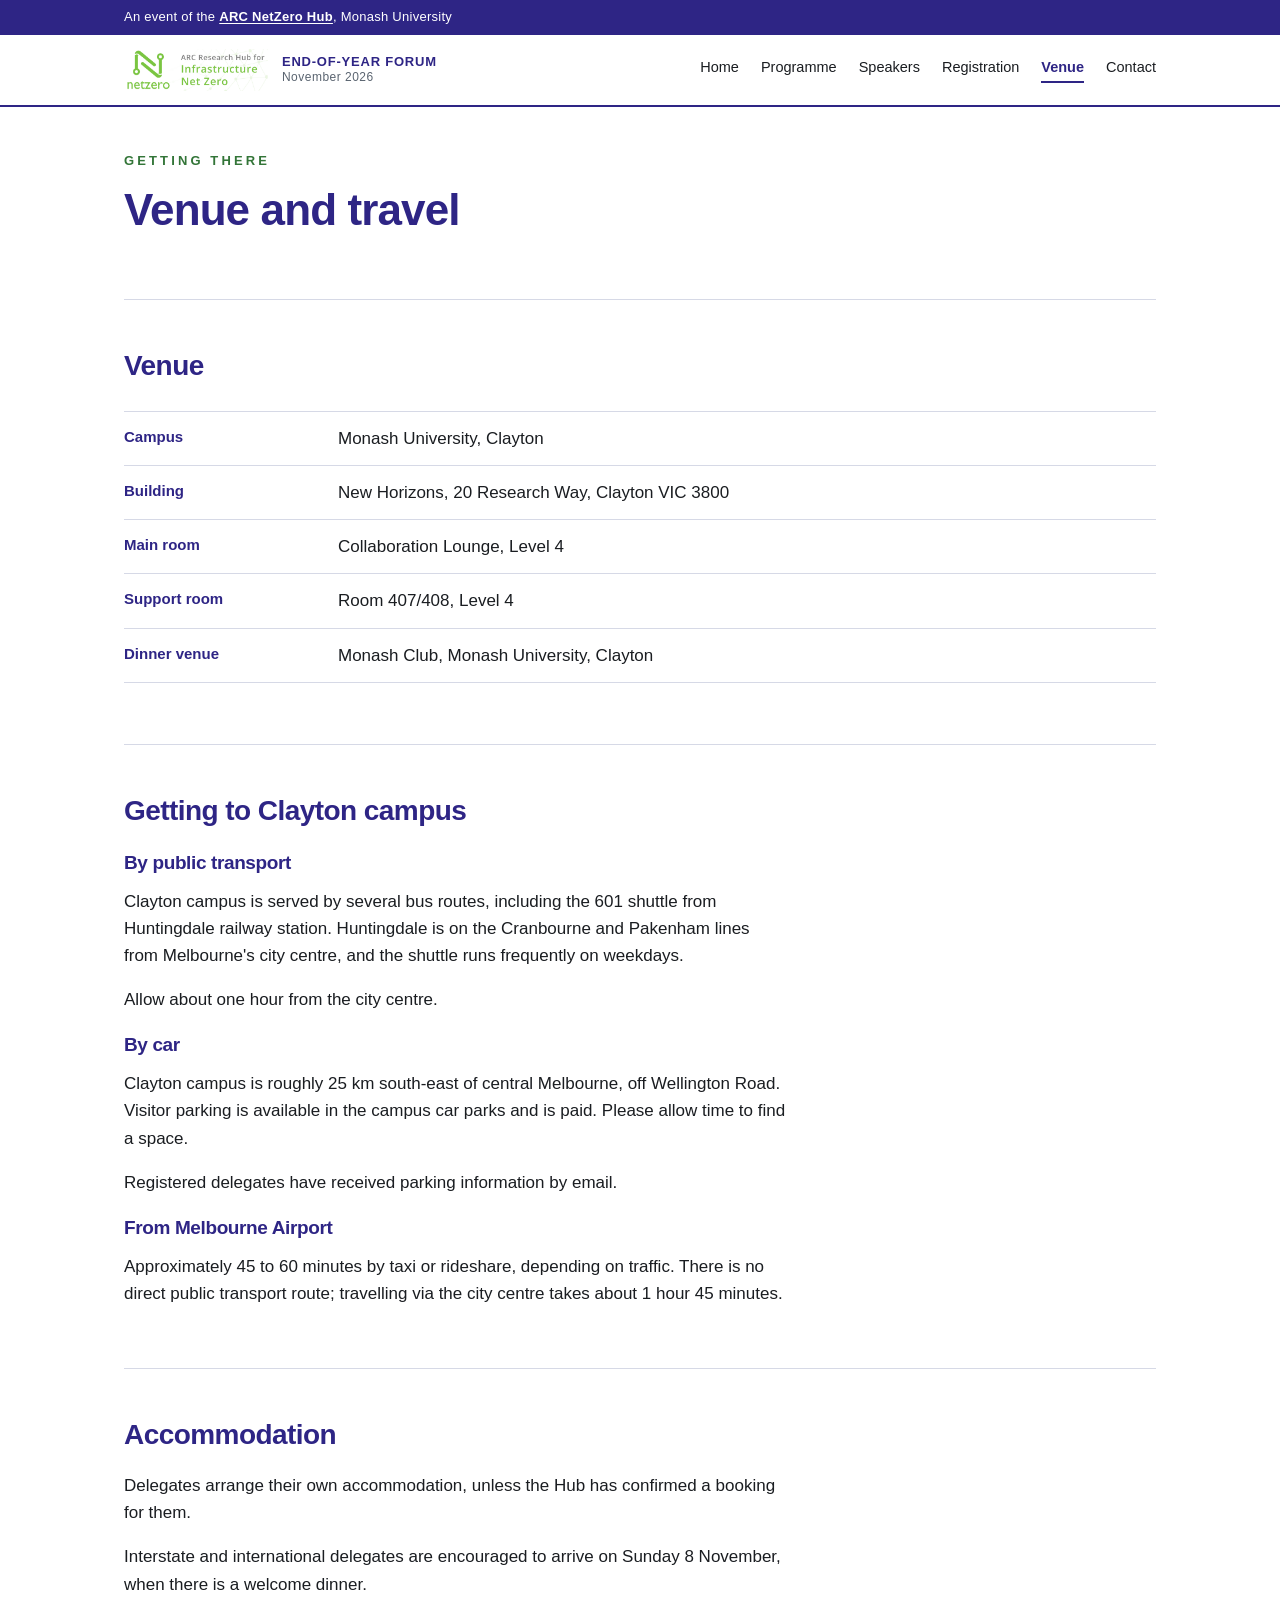
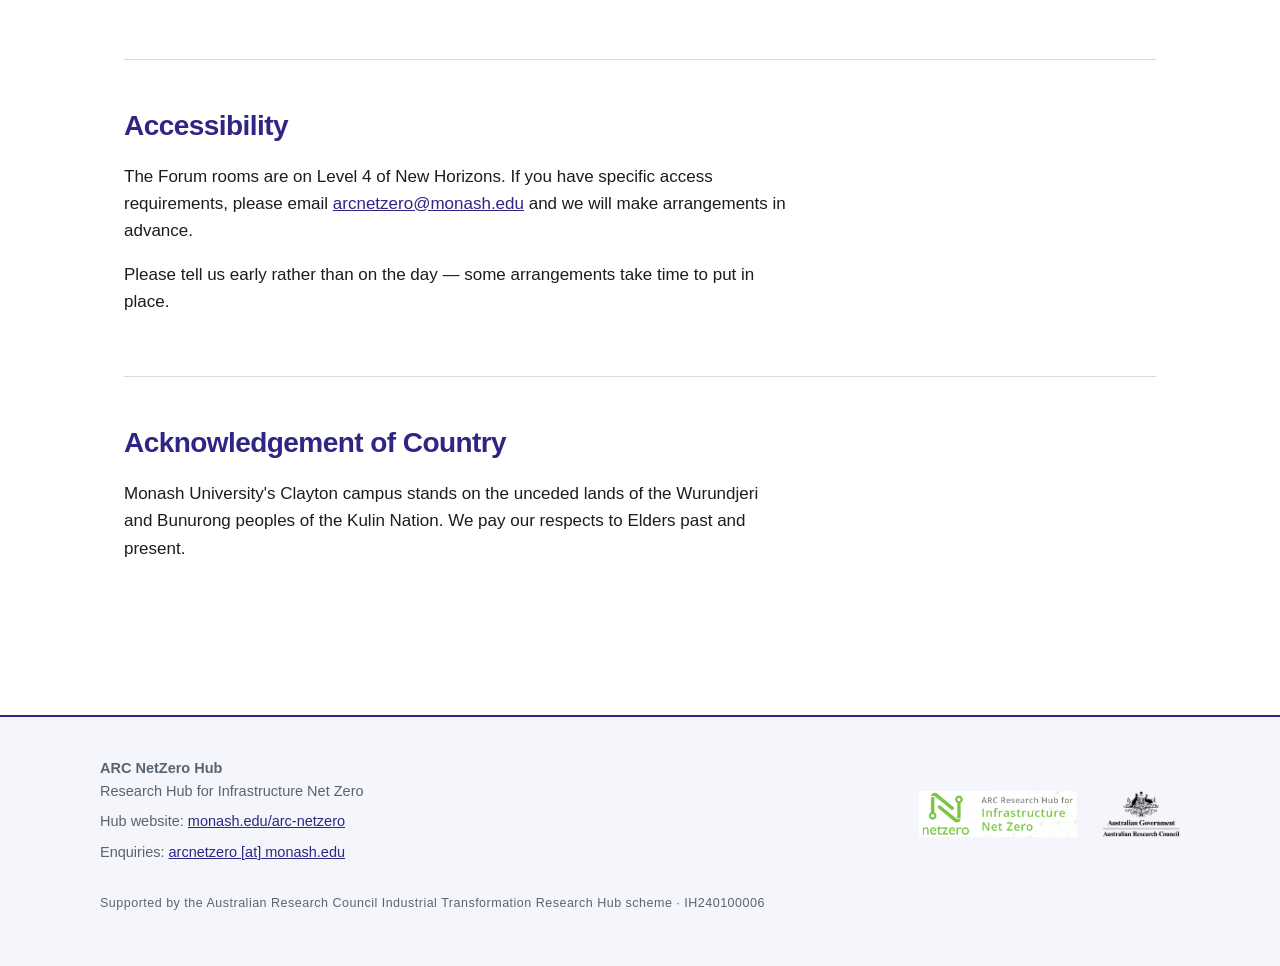
<file: venue.html>
<!doctype html>
<html lang="en-AU">
<head>
<meta charset="utf-8">
<meta name="viewport" content="width=device-width, initial-scale=1">
<title>Venue and travel — ARC NetZero Hub End-of-Year Forum 2026</title>
<meta name="description" content="Venue, travel and accommodation information for the ARC NetZero Hub End-of-Year Forum at Monash University, Clayton.">

<meta property="og:type" content="website">
<meta property="og:site_name" content="ARC NetZero Hub">
<meta property="og:title" content="Venue and travel — NetZero Hub End-of-Year Forum 2026">
<meta property="og:description" content="Venue, travel and accommodation information for delegates.">
<meta property="og:url" content="https://wenhuiduan.github.io/netzero-forum-2026/venue.html">
<meta property="og:image" content="https://wenhuiduan.github.io/netzero-forum-2026/assets/img/og-card.png">
<meta property="og:image:width" content="1200">
<meta property="og:image:height" content="627">
<meta name="twitter:card" content="summary_large_image">

<link rel="stylesheet" href="assets/css/site.css">
</head>
<body>

<header class="site">
  <div class="hubstrip">
    <div class="hubstrip-in">
      An event of the <a href="https://www.monash.edu/arc-netzero">ARC NetZero Hub</a>, Monash University
    </div>
  </div>
  <div class="bar">
    <a class="brand" href="index.html">
      <img src="assets/img/hub-logo.png" alt="ARC NetZero Hub">
      <span class="wordmark">End-of-Year Forum<span>November 2026</span></span>
    </a>
    <input type="checkbox" id="navtoggle">
    <label class="hamburger" for="navtoggle" aria-label="Menu">&#9776;</label>
    <nav class="site">
      <ul>
        <li><a href="index.html">Home</a></li>
        <li><a href="programme.html">Programme</a></li>
        <li><a href="speakers.html">Speakers</a></li>
        <li><a href="registration.html">Registration</a></li>
        <li><a class="current" href="venue.html">Venue</a></li>
        <li><a href="contact.html">Contact</a></li>
      </ul>
    </nav>
  </div>
</header>

<main>

  <section>
    <p class="eyebrow">Getting there</p>
    <h1>Venue and travel</h1>
  </section>

  <section>
    <h2>Venue</h2>
    <dl class="facts">
      <div><dt>Campus</dt><dd>Monash University, Clayton</dd></div>
      <div><dt>Building</dt><dd>New Horizons, 20 Research Way, Clayton VIC 3800</dd></div>
      <div><dt>Main room</dt><dd>Collaboration Lounge, Level 4</dd></div>
      <div><dt>Support room</dt><dd>Room 407/408, Level 4</dd></div>
      <div><dt>Dinner venue</dt><dd>Monash Club, Monash University, Clayton</dd></div>
    </dl>
  </section>

  <section>
    <h2>Getting to Clayton campus</h2>

    <h3>By public transport</h3>
    <p>Clayton campus is served by several bus routes, including the 601 shuttle from Huntingdale railway station. Huntingdale is on the Cranbourne and Pakenham lines from Melbourne's city centre, and the shuttle runs frequently on weekdays.</p>
    <p>Allow about one hour from the city centre.</p>

    <h3>By car</h3>
    <p>Clayton campus is roughly 25&nbsp;km south-east of central Melbourne, off Wellington Road. Visitor parking is available in the campus car parks and is paid. Please allow time to find a space.</p>
    <p>Registered delegates have received parking information by email.</p>

    <h3>From Melbourne Airport</h3>
    <p>Approximately 45 to 60 minutes by taxi or rideshare, depending on traffic. There is no direct public transport route; travelling via the city centre takes about 1 hour 45 minutes.</p>
  </section>

  <section>
    <h2>Accommodation</h2>
    <p>Delegates arrange their own accommodation, unless the Hub has confirmed a booking for them.</p>
    <p>Interstate and international delegates are encouraged to arrive on Sunday&nbsp;8 November, when there is a welcome dinner.</p>
  </section>

  <section>
    <h2>Accessibility</h2>
    <p>The Forum rooms are on Level&nbsp;4 of New Horizons. If you have specific access requirements, please email <a href="mailto:arcnetzero@monash.edu">arcnetzero@monash.edu</a> and we will make arrangements in advance.</p>
    <p>Please tell us early rather than on the day — some arrangements take time to put in place.</p>
  </section>

  <section>
    <h2>Acknowledgement of Country</h2>
    <p>Monash University's Clayton campus stands on the unceded lands of the Wurundjeri and Bunurong peoples of the Kulin Nation. We pay our respects to Elders past and present.</p>
  </section>

</main>

<footer class="site">
  <div class="footin">
    <div>
      <p><strong>ARC NetZero Hub</strong><br>Research Hub for Infrastructure Net Zero</p>
      <p>Hub website: <a href="https://www.monash.edu/arc-netzero">monash.edu/arc-netzero</a></p>
      <p>Enquiries: <a href="contact.html">arcnetzero <span aria-hidden="true">[at]</span> monash.edu</a></p>
    </div>
    <div class="footlogos">
      <img src="assets/img/hub-logo.png" alt="ARC NetZero Hub">
      <img src="assets/img/arc-logo.png" alt="Australian Research Council">
    </div>
  </div>
  <p class="idcode">Supported by the Australian Research Council Industrial Transformation Research Hub scheme &middot; IH240100006</p>
</footer>

</body>
</html>
</file>
<file: assets/css/site.css>
/* ============================================================
   ARC NetZero Hub — End-of-Year Forum 2026
   Shared stylesheet. ONE file for the whole site.

   Palette is the Hub's own, taken from ColourScheme.png via
   flyer_nov_2026/flyer_nov_2026.html. Do not introduce new
   colours — use the variables below.
   ============================================================ */

:root{
  --indigo:#2E2585;      /* primary dark            */
  --green:#337538;       /* accent, readable on white */
  --teal:#5DA899;
  --logo-green:#7AC541;  /* sampled from logo artwork */
  --ink:#1A1D21;
  --grey:#5A6470;
  --rule:#D6D9E6;
  --wash:#F5F6FB;
  --tbc:#C26A77;         /* placeholder / to-be-confirmed */

  --maxw:1080px;
  --font:"Helvetica Neue",Helvetica,Arial,sans-serif;
}

*{ box-sizing:border-box; }
html{ scroll-behavior:smooth; }
body{
  margin:0; padding:0;
  font-family:var(--font);
  color:var(--ink); background:#fff;
  font-size:17px; line-height:1.6;
  -webkit-font-smoothing:antialiased;
}
img{ max-width:100%; height:auto; display:block; }
a{ color:var(--indigo); }

/* ---------- header / nav ---------- */
header.site{
  position:sticky; top:0; z-index:1000;
  background:#fff; border-bottom:2.5px solid var(--indigo);
}
/* Slim strip above the nav. States the parent organisation and links back to
   the Hub's monash.edu site — this is what lets a visitor arriving from a
   LinkedIn post verify the event is genuine. */
.hubstrip{ background:var(--indigo); color:#fff; }
.hubstrip-in{
  max-width:var(--maxw); margin:0 auto; padding:7px 24px;
  font-size:13px; letter-spacing:.02em;
}
.hubstrip-in a{ color:#fff; font-weight:600; text-decoration:underline; text-underline-offset:2px; }
.hubstrip-in a:hover{ color:var(--logo-green); }

.bar{
  max-width:var(--maxw); margin:0 auto;
  display:flex; align-items:center; justify-content:space-between;
  gap:20px; padding:14px 24px;
}
.bar .brand{ display:flex; align-items:center; gap:14px; text-decoration:none; }
.bar .brand img{ height:42px; width:auto; }
.bar .brand .wordmark{
  font-size:13px; font-weight:700; color:var(--indigo);
  letter-spacing:.06em; text-transform:uppercase; line-height:1.3;
}
.bar .brand .wordmark span{
  display:block; font-weight:400; color:var(--grey);
  letter-spacing:.04em; text-transform:none; font-size:12px;
}

nav.site ul{ list-style:none; display:flex; gap:22px; margin:0; padding:0; flex-wrap:wrap; }
nav.site a{
  text-decoration:none; color:var(--ink); font-size:14.5px; font-weight:500;
  padding:6px 0; border-bottom:2px solid transparent;
}
nav.site a:hover{ color:var(--indigo); border-bottom-color:var(--logo-green); }
nav.site a.current{ color:var(--indigo); border-bottom-color:var(--indigo); font-weight:700; }

/* The header is sticky, so an anchor jump (#presenters, #day1) would otherwise
   land with the target heading hidden underneath it. Reserve the header height
   above every anchor target. */
[id]{ scroll-margin-top:125px; }

#navtoggle{ display:none; }
.hamburger{
  display:none; font-size:24px; cursor:pointer; color:var(--indigo);
  background:none; border:0; padding:4px 8px; line-height:1;
}

/* ---------- generic layout ---------- */
main{ max-width:var(--maxw); margin:0 auto; padding:0 24px 72px; }
section{ padding:44px 0; border-bottom:1px solid var(--rule); }
section:last-child{ border-bottom:0; }

h1,h2,h3{ color:var(--indigo); letter-spacing:-.02em; margin:0 0 .5em; }
h1{ font-size:44px; line-height:1.08; font-weight:800; }
h2{ font-size:28px; font-weight:700; margin-top:0; }
h3{ font-size:19px; font-weight:700; }
p{ margin:0 0 1em; max-width:70ch; }
ul,ol{ max-width:70ch; }
li{ margin-bottom:.4em; }

.eyebrow{
  font-size:13px; font-weight:700; letter-spacing:.24em;
  text-transform:uppercase; color:var(--green); margin-bottom:14px;
}
.lede{ font-size:20px; color:var(--grey); max-width:66ch; }

/* ---------- hero ---------- */
.hero{ padding:64px 0 48px; border-bottom:2.5px solid var(--indigo); }
.hero h1 .light{ display:block; font-weight:300; color:var(--logo-green); }
.datebar{
  margin-top:34px; padding:22px 0;
  border-top:2.5px solid var(--indigo); border-bottom:1px solid var(--rule);
}
.datebar .when{ font-size:26px; font-weight:700; color:var(--indigo); line-height:1.25; }
.datebar .where{ margin-top:8px; font-size:18px; color:var(--green); }

/* ---------- to-be-confirmed badge ---------- */
.tbc{
  display:inline-block; vertical-align:middle; margin-left:10px;
  font-size:11px; font-weight:700; letter-spacing:.14em; text-transform:uppercase;
  color:var(--tbc); border:1px solid var(--tbc); border-radius:3px;
  padding:2px 7px; white-space:nowrap;
}

/* ---------- buttons ---------- */
.btn{
  display:inline-block; text-decoration:none; font-weight:700; font-size:16px;
  padding:14px 30px; border-radius:4px; border:2px solid var(--indigo);
  background:var(--indigo); color:#fff; transition:.15s;
}
.btn:hover{ background:#241d6b; border-color:#241d6b; }
.btn.ghost{ background:#fff; color:var(--indigo); }
.btn.ghost:hover{ background:var(--wash); }
.btn.disabled{
  background:var(--wash); color:var(--grey);
  border-color:var(--rule); cursor:not-allowed; pointer-events:none;
}
.btnrow{ display:flex; gap:14px; flex-wrap:wrap; margin-top:26px; }

/* ---------- cards ---------- */
.cards{
  display:grid; gap:20px; margin-top:28px;
  grid-template-columns:repeat(auto-fit,minmax(270px,1fr));
}
.card{
  border:1px solid var(--rule); border-top:4px solid var(--logo-green);
  border-radius:4px; padding:24px; background:#fff;
}
.card h3{ margin-top:0; }
.card p{ margin-bottom:0; font-size:15.5px; color:var(--grey); }
.card a{ font-weight:600; }

/* ---------- people: announced guests, photo links out to LinkedIn ----------
   A matrix of small portrait tiles, not feature cards. auto-FILL (not
   auto-fit) keeps the tile size fixed as the list grows: three guests sit
   at the same size as twelve, filling left to right, row by row.
   Content column is 1032px, so 150px + 16px gap gives six across. */
.people{
  display:grid; gap:16px; margin-top:26px;
  grid-template-columns:repeat(auto-fill,minmax(150px,1fr));
}
.people a{
  display:block; text-decoration:none; background:#fff;
  border:1px solid var(--rule); border-radius:4px; overflow:hidden;
}
.people a:hover,
.people a:focus-visible{ border-color:var(--indigo); }
.people img{
  display:block; width:100%; aspect-ratio:4/5;
  object-fit:cover; object-position:50% 18%;
}
.people b{
  display:block; padding:11px 12px 2px;
  font-size:14px; line-height:1.3; color:var(--indigo);
}
.people span{ display:block; padding:0 12px 11px; font-size:12.5px; color:var(--grey); }

/* Phones: two across rather than one giant portrait per row. */
@media (max-width:520px){
  .people{ grid-template-columns:repeat(2,1fr); gap:12px; }
}

/* ---------- callout ---------- */
.callout{
  background:var(--wash); border-left:4px solid var(--indigo);
  padding:20px 24px; border-radius:0 4px 4px 0; margin:26px 0;
}
.callout p:last-child{ margin-bottom:0; }
.callout.warn{ border-left-color:var(--tbc); }

/* ---------- tables (programme) ---------- */
.tablewrap{ overflow-x:auto; margin:22px 0; }
table{ border-collapse:collapse; width:100%; min-width:640px; font-size:15.5px; }
th,td{ text-align:left; padding:11px 14px; border-bottom:1px solid var(--rule); vertical-align:top; }
th{
  background:var(--wash); color:var(--indigo); font-size:13px;
  text-transform:uppercase; letter-spacing:.08em; white-space:nowrap;
}
td.time{ white-space:nowrap; color:var(--grey); font-variant-numeric:tabular-nums; }
/* Session chair, on its own line under the session title. Set smaller and
   grey so it reads as attribution rather than as a second session. */
.chair{ display:inline-block; margin-top:3px; font-size:14px; color:var(--grey); }
tr.major td{ background:#fbfcff; font-weight:700; color:var(--indigo); }
tr.break td{ color:var(--grey); font-style:italic; }

.daytag{
  display:inline-block; background:var(--indigo); color:#fff;
  font-size:12px; font-weight:700; letter-spacing:.12em; text-transform:uppercase;
  padding:5px 12px; border-radius:3px; margin-bottom:12px;
}

/* ---------- definition rows ---------- */
.facts{ border-top:1px solid var(--rule); margin-top:22px; }
.facts div{
  display:flex; gap:24px; padding:13px 0; border-bottom:1px solid var(--rule);
  flex-wrap:wrap;
}
.facts dt{
  flex:0 0 190px; font-weight:700; color:var(--indigo); font-size:15px; margin:0;
}
.facts dd{ margin:0; flex:1 1 300px; color:var(--ink); }

/* ---------- footer ---------- */
footer.site{
  background:var(--wash); border-top:2.5px solid var(--indigo);
  padding:40px 24px; margin-top:20px;
}
.footin{
  max-width:var(--maxw); margin:0 auto;
  display:flex; gap:40px; justify-content:space-between; flex-wrap:wrap;
}
.footin p{ font-size:14.5px; color:var(--grey); margin:0 0 .5em; }
.footin a{ color:var(--indigo); }
.footlogos{ display:flex; gap:26px; align-items:center; flex-wrap:wrap; }
.footlogos img{ height:46px; width:auto; }
.idcode{
  font-size:12.5px; color:var(--grey); letter-spacing:.04em;
  margin-top:22px; max-width:var(--maxw); margin-left:auto; margin-right:auto;
}

/* ---------- responsive ---------- */
/* Nav collapses to the hamburger at 1000px, NOT at the 820px type breakpoint.
   Seven nav items plus the brand need about 1000px on one line. Below that the
   list wrapped to a second row, which made the sticky header ~135px tall and
   hid the top of every page behind it on scroll. The band 821-999px covers a
   great many part-screen laptop windows, so it has to collapse early. Keep this
   query separate from the typography one below — they answer different limits. */
@media (max-width:1000px){
  /* The hubstrip wraps to two lines on narrow screens, so the sticky header is
     taller here and the anchor offset has to grow with it. */
  [id]{ scroll-margin-top:170px; }
  .hamburger{ display:block; }
  nav.site{
    flex-basis:100%; max-height:0; overflow:hidden; transition:max-height .2s;
  }
  #navtoggle:checked ~ nav.site{ max-height:520px; }
  nav.site ul{ flex-direction:column; gap:0; padding:8px 0 4px; }
  nav.site a{ display:block; padding:11px 0; border-bottom:1px solid var(--rule); }
  /* row-gap:0 or the .bar gap adds 20px of dead height below the collapsed nav,
     making the sticky header taller than it looks. */
  .bar{ flex-wrap:wrap; row-gap:0; }
}

@media (max-width:820px){
  body{ font-size:16px; }
  h1{ font-size:32px; }
  h2{ font-size:24px; }
  .hero{ padding:40px 0 32px; }
  .datebar .when{ font-size:21px; }
  .facts dt{ flex:0 0 100%; }
}

@media print{
  header.site,footer.site,.btnrow{ display:none; }
  body{ font-size:11pt; }
}
</file>
